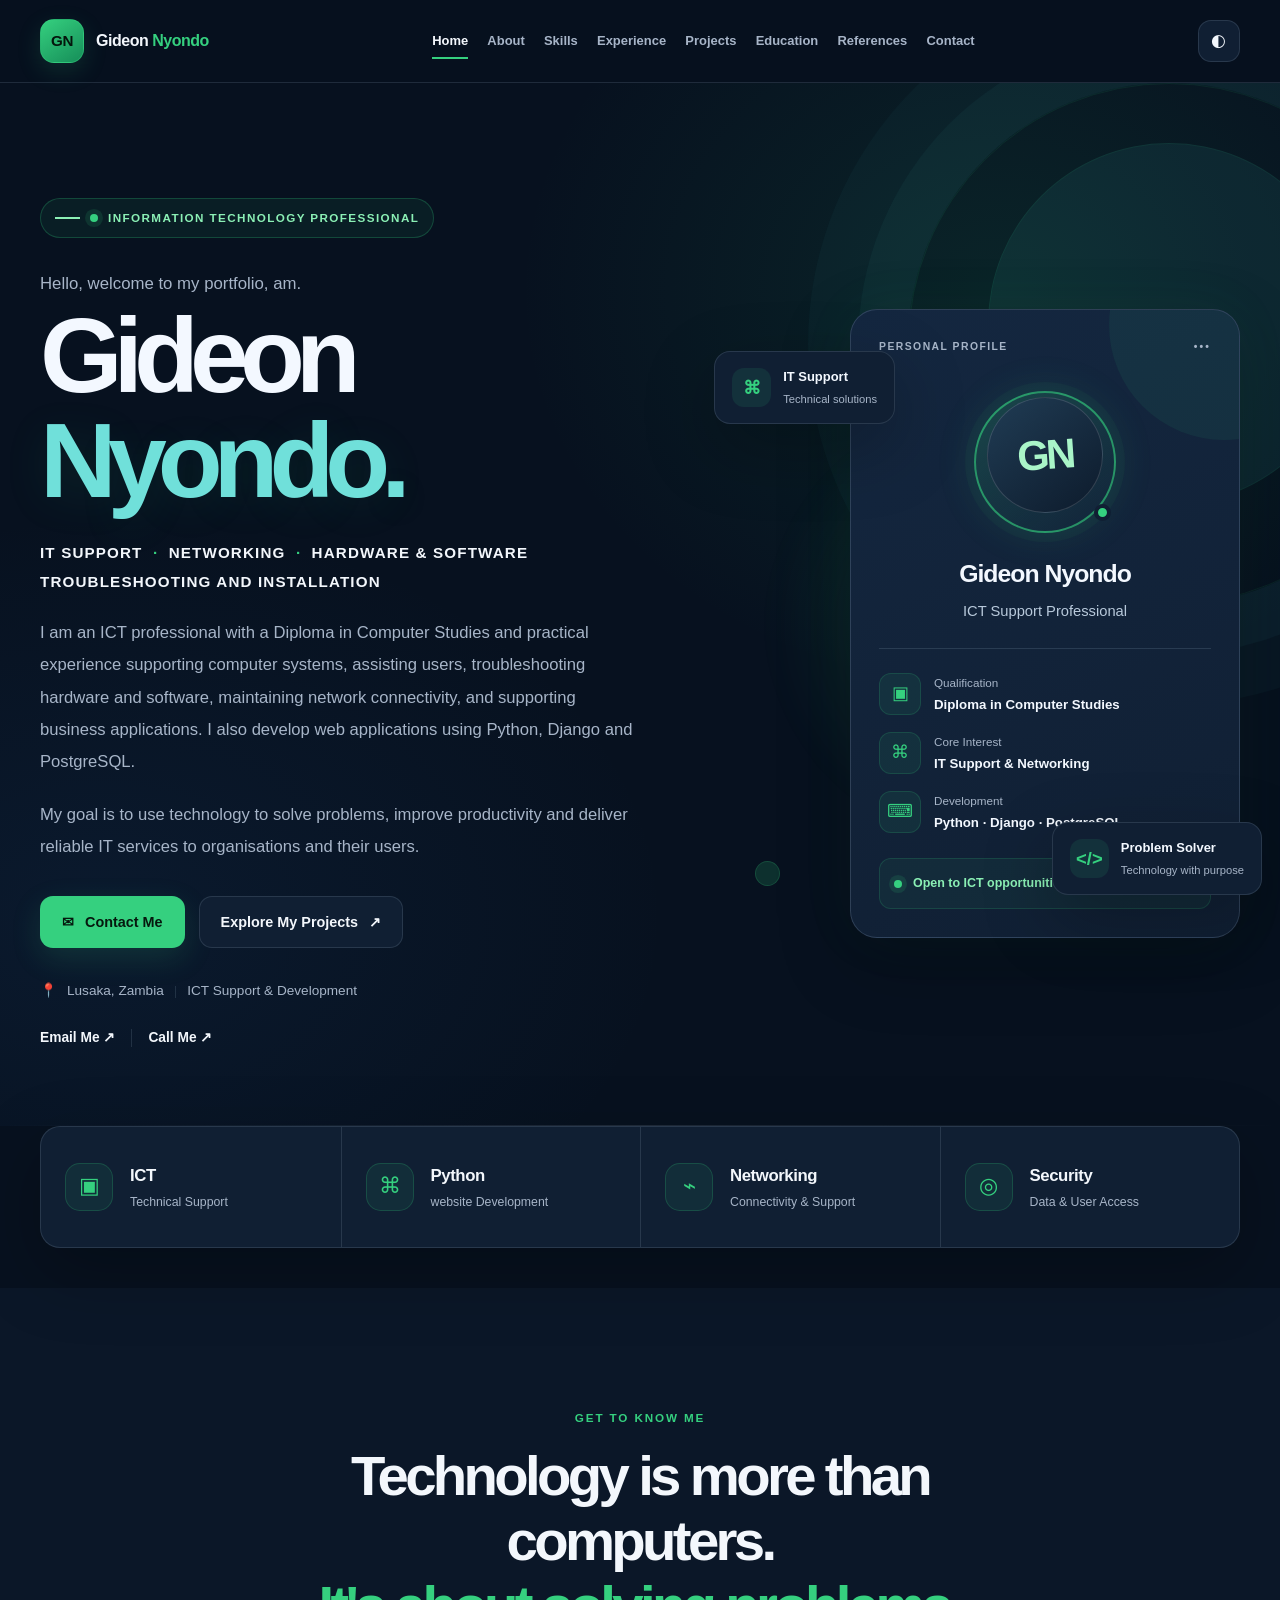
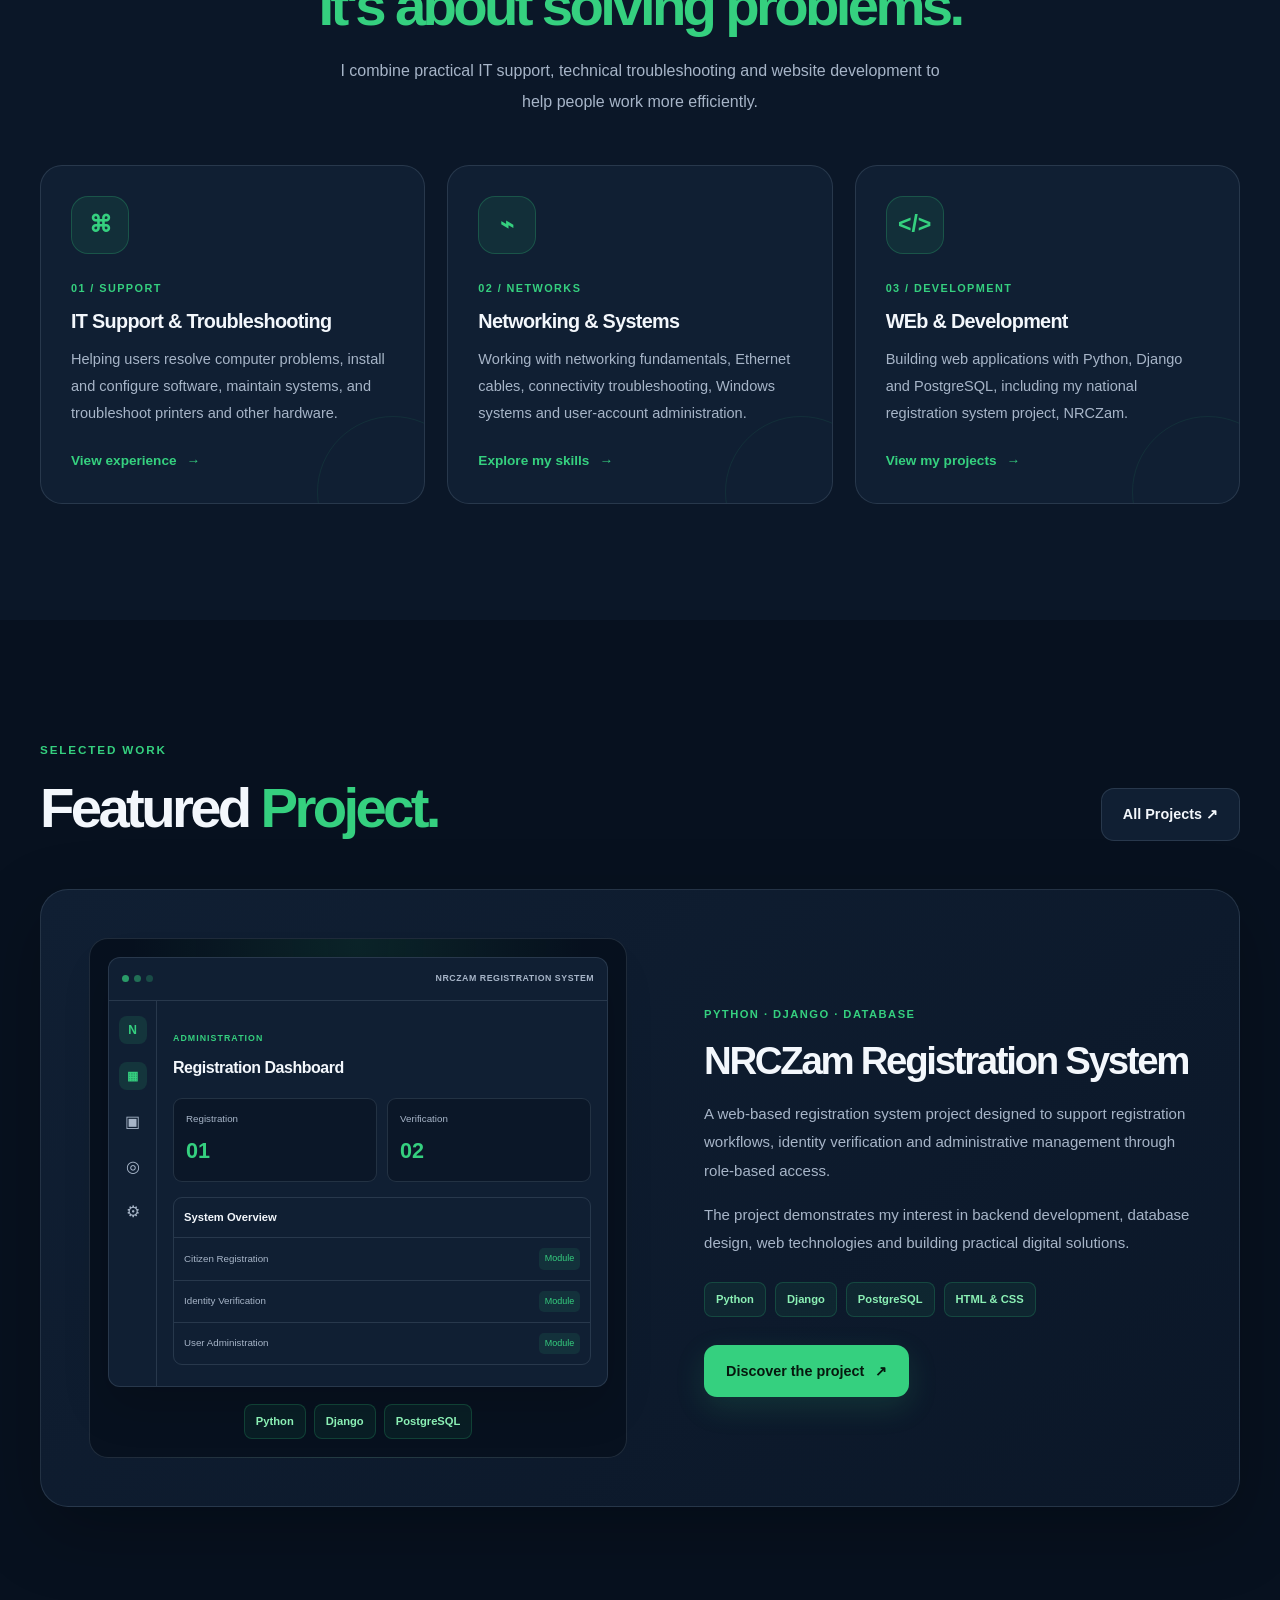
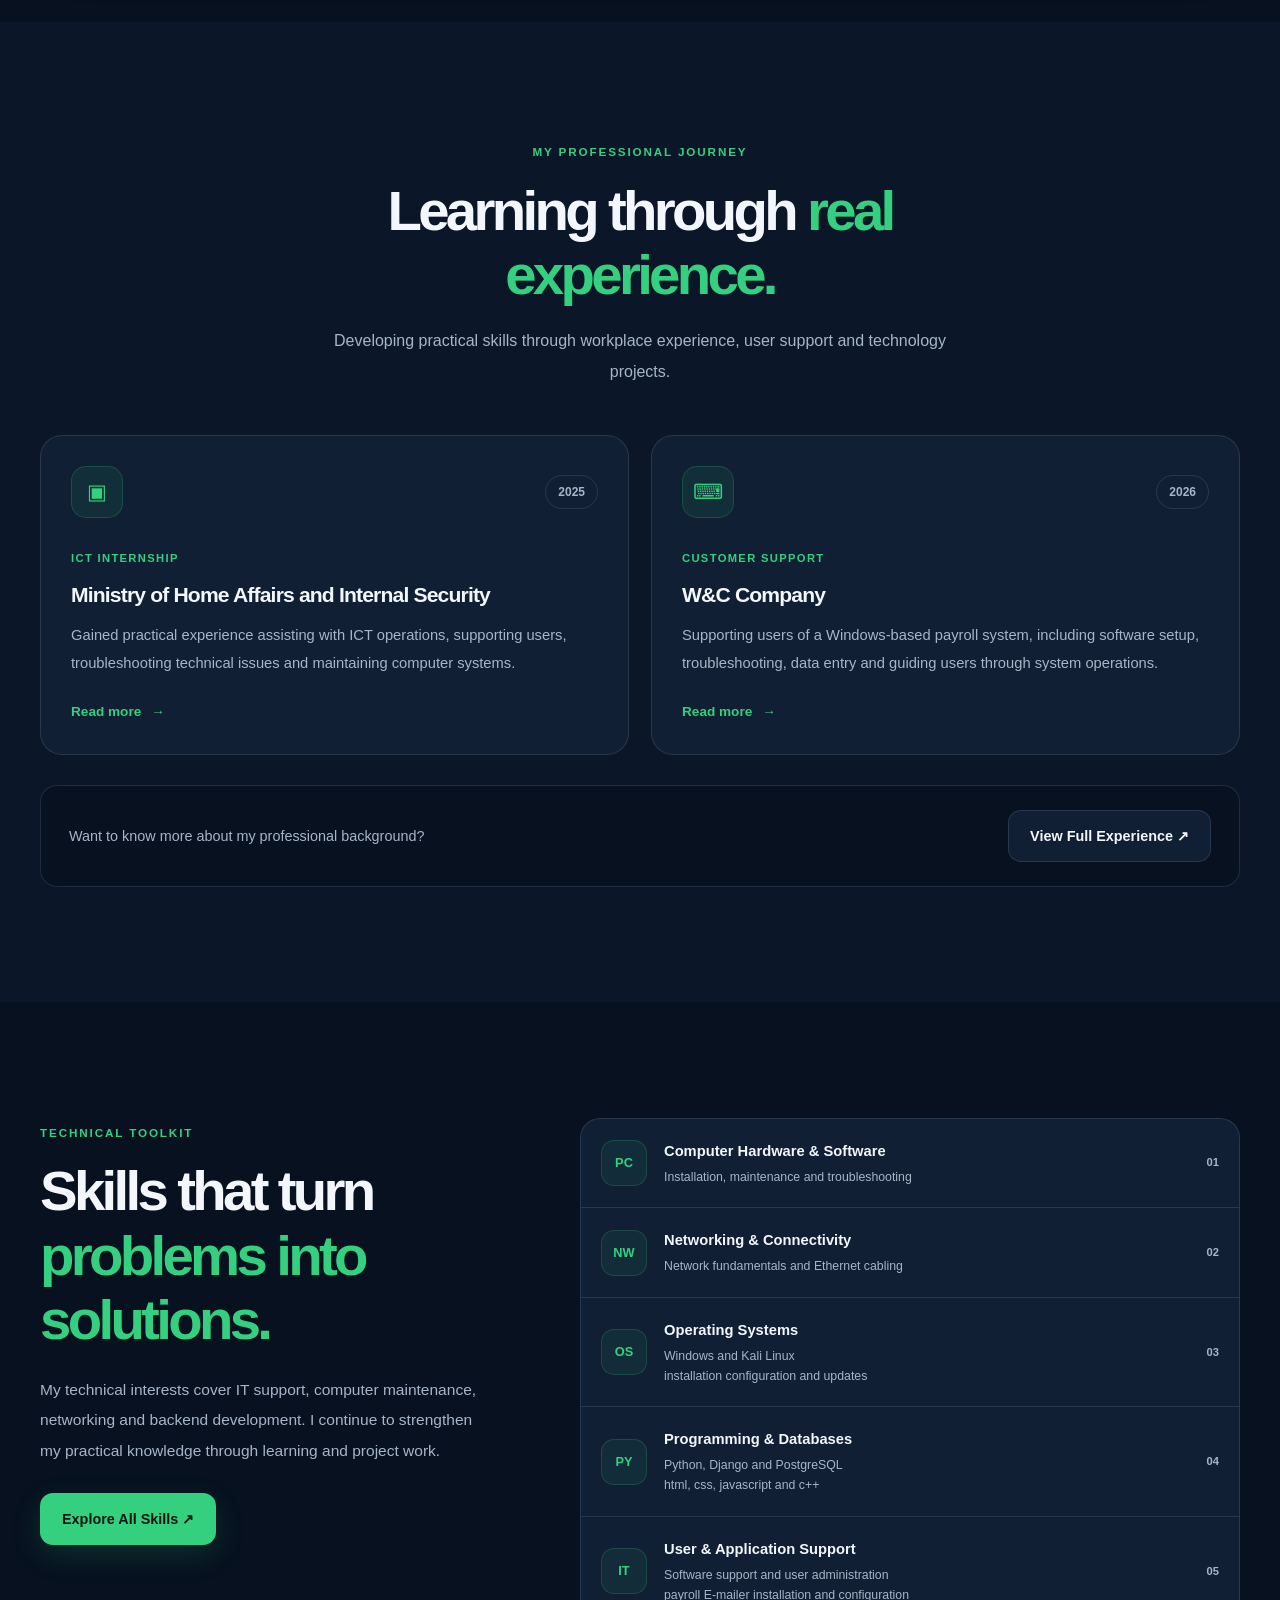
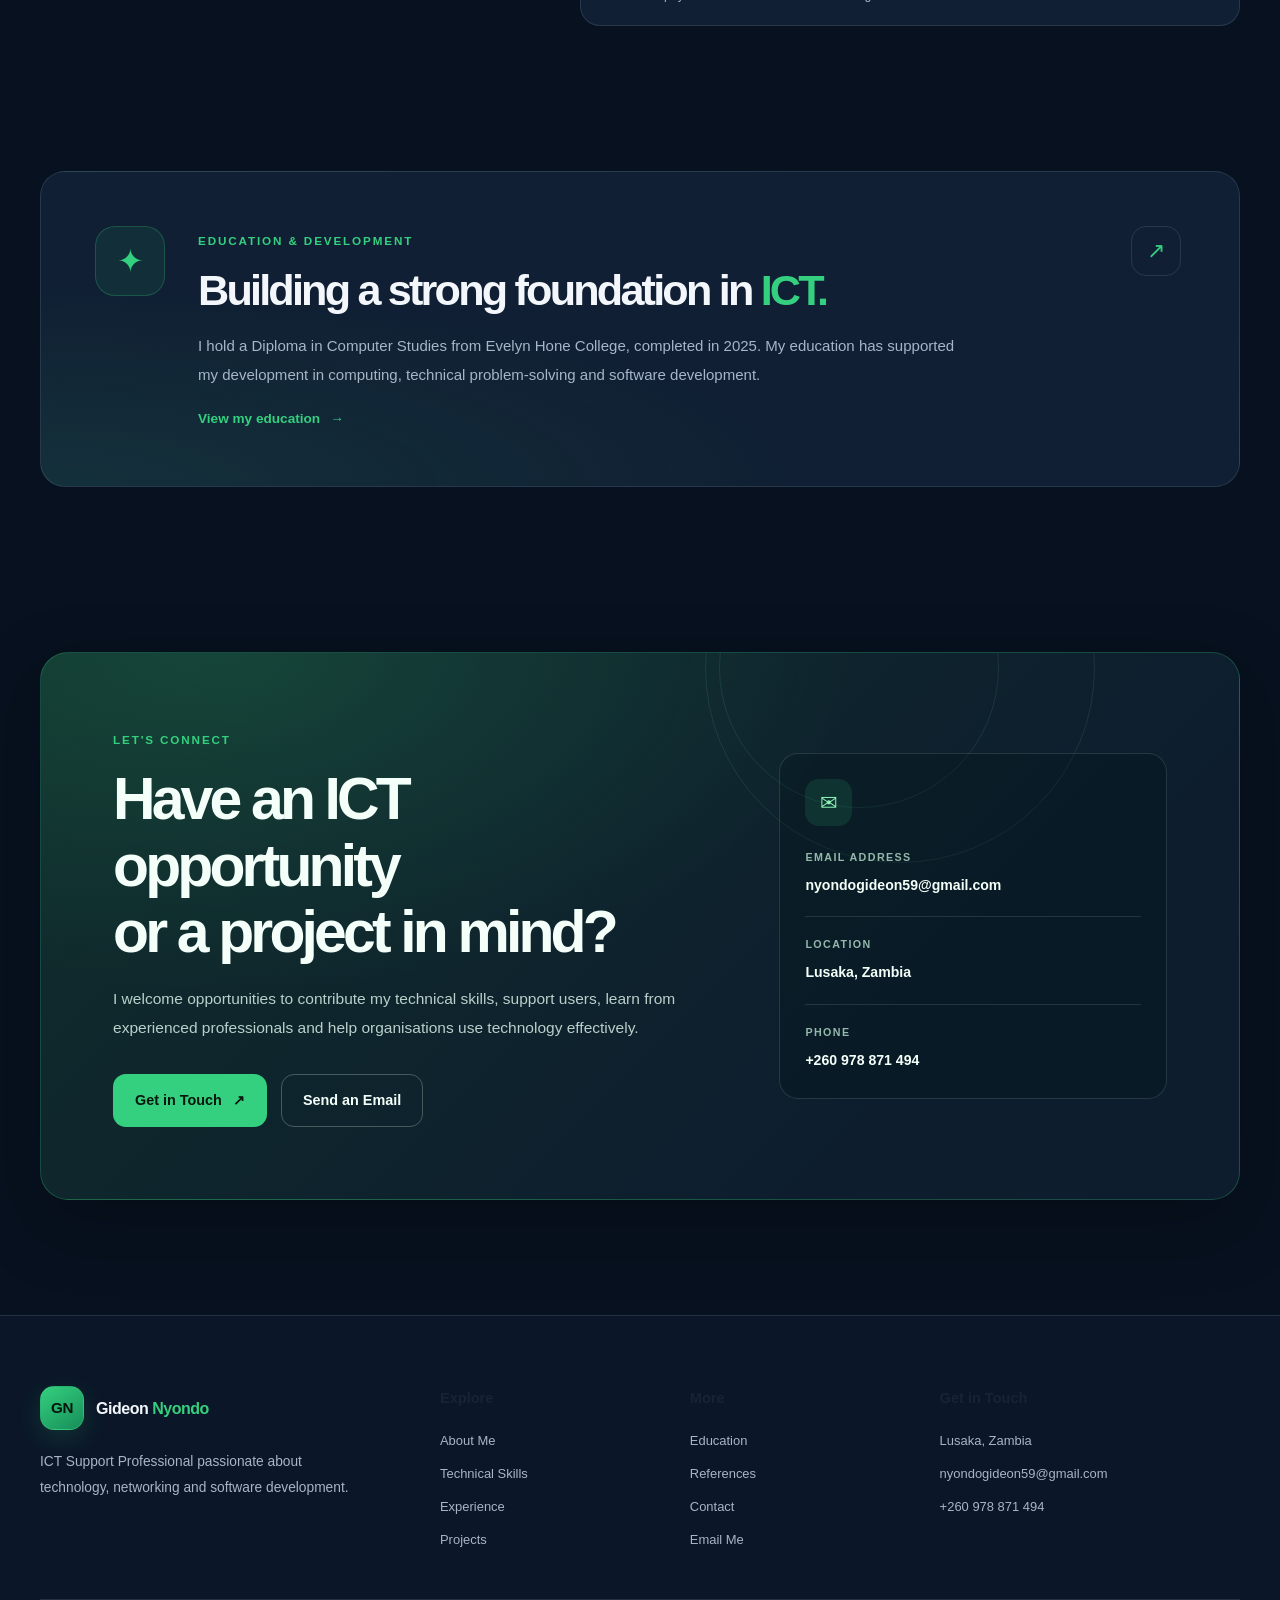
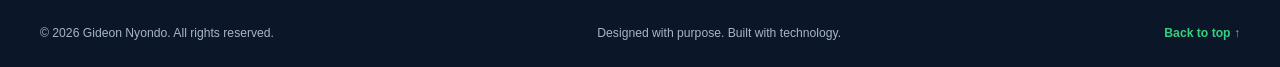
<file: index.html>
<!DOCTYPE html>
<html lang="en">
<head>
  <meta charset="UTF-8">
  <meta name="viewport" content="width=device-width, initial-scale=1.0">

  <meta name="description" content="Gideon Nyondo — ICT Support Professional, Network Technician and Python/Django Developer based in Lusaka, Zambia.">
  <meta name="theme-color" content="#07111f">

  <title>Gideon Nyondo | ICT Support & Technology</title>

  <link rel="stylesheet" href="css/style.css">
  <link rel="stylesheet" href="css/home.css">
</head>

<body>

  <!-- ================= HEADER ================= -->
  <header class="topbar">
    <div class="wrap nav">

      <a class="brand" href="index.html" aria-label="Gideon Nyondo Home">
        <span class="brand-mark">GN</span>
        <span>Gideon <strong>Nyondo</strong></span>
      </a>

      <nav class="nav-links" id="navLinks" aria-label="Main navigation">
        <a class="active" href="index.html">Home</a>
        <a href="about.html">About</a>
        <a href="skills.html">Skills</a>
        <a href="experience.html">Experience</a>
        <a href="projects.html">Projects</a>
        <a href="education.html">Education</a>
        <a href="references.html">References</a>
        <a href="contact.html">Contact</a>
      </nav>

      <div class="nav-actions">
        <button class="icon-btn" id="themeToggle"
                type="button" aria-label="Toggle colour theme">
          ◐
        </button>

        <button class="menu-btn" id="menuToggle"
                type="button" aria-label="Toggle navigation"
                aria-expanded="false">
          ☰
        </button>
      </div>

    </div>
  </header>


  <main>

    <!-- ================= HERO SECTION ================= -->
    <section class="hero">
      <div class="wrap hero-grid">

        <div class="hero-content">

          <div class="eyebrow">
            <span class="status-dot"></span>
            INFORMATION TECHNOLOGY PROFESSIONAL
          </div>

          <p class="hero-intro">Hello, welcome to my portfolio, am.</p>

          <h1>
            Gideon
            <span class="hero-name">Nyondo<span class="accent-dot">.</span></span>
          </h1>

          <div class="hero-role">
            IT SUPPORT 
            <span>·</span> NETWORKING 
            <span>·</span> HARDWARE &amp; SOFTWARE TROUBLESHOOTING AND INSTALLATION
          </div>

          <p class="hero-copy">
            I am an ICT professional with a Diploma in Computer Studies
            and practical experience supporting computer systems, assisting
            users, troubleshooting hardware and software, maintaining
            network connectivity, and supporting business applications.
            I also develop web applications using Python, Django and
            PostgreSQL.
          </p>

          <p class="hero-copy">
            My goal is to use technology to solve problems, improve
            productivity and deliver reliable IT services to organisations
            and their users.
          </p>

          <div class="hero-buttons">
            <a class="btn btn-primary" href="contact.html">
              <span>✉</span> Contact Me
            </a>

            <a class="btn btn-secondary" href="projects.html">
              Explore My Projects <span>↗</span>
            </a>
          </div>

          <div class="hero-location">
            <span>📍</span>
            <span>Lusaka, Zambia</span>
            <span class="location-divider">|</span>
            <span>ICT Support &amp; Development</span>
          </div>

          <div class="hero-socials">
            <a href="mailto:nyondogideon59@gmail.com">
              Email Me ↗
            </a>
            <span class="social-divider"></span>
            <a href="tel:+260978871494">
              Call Me ↗
            </a>
          </div>

        </div>


        <!-- ================= PROFILE PANEL ================= -->
        <aside class="hero-visual">

          <div class="visual-glow"></div>

          <div class="floating-tag tag-top">
            <span class="tag-icon">⌘</span>
            <div>
              <strong>IT Support</strong>
              <small>Technical solutions</small>
            </div>
          </div>

          <div class="profile-card">

            <div class="profile-card-top">
              <span class="profile-label">PERSONAL PROFILE</span>
              <span class="profile-menu">•••</span>
            </div>

            <div class="avatar-wrap">
              <div class="avatar-ring">
                <div class="avatar">
                  <span>GN</span>
                </div>
              </div>

              <span class="avatar-online"></span>
            </div>

            <h2>Gideon Nyondo</h2>

            <p class="profile-title">
              ICT Support Professional
            </p>

            <div class="profile-line"></div>

            <div class="profile-detail">
              <span class="detail-icon">▣</span>
              <div>
                <small>Qualification</small>
                <strong>Diploma in Computer Studies</strong>
              </div>
            </div>

            <div class="profile-detail">
              <span class="detail-icon">⌘</span>
              <div>
                <small>Core Interest</small>
                <strong>IT Support &amp; Networking</strong>
              </div>
            </div>

            <div class="profile-detail">
              <span class="detail-icon">⌨</span>
              <div>
                <small>Development</small>
                <strong>Python · Django · PostgreSQL</strong>
              </div>
            </div>

            <div class="profile-card-footer">
              <span class="status-dot"></span>
              Open to ICT opportunities
            </div>

          </div>

          <div class="floating-tag tag-bottom">
            <span class="code-icon">&lt;/&gt;</span>
            <div>
              <strong>Problem Solver</strong>
              <small>Technology with purpose</small>
            </div>
          </div>

          <div class="decor decor-one"></div>
          <div class="decor decor-two"></div>

        </aside>

      </div>

      <div class="hero-bottom-line"></div>
    </section>


    <!-- ================= STATISTICS ================= -->
    <section class="stats-section">
      <div class="wrap">

        <div class="stats-grid">

          <div class="stat-card">
            <span class="stat-icon">▣</span>
            <div>
              <h3>ICT</h3>
              <p>Technical Support</p>
            </div>
          </div>

          <div class="stat-card">
            <span class="stat-icon">⌘</span>
            <div>
              <h3>Python</h3>
              <p>website Development</p>
            </div>
          </div>

          <div class="stat-card">
            <span class="stat-icon">⌁</span>
            <div>
              <h3>Networking</h3>
              <p>Connectivity &amp; Support</p>
            </div>
          </div>

          <div class="stat-card">
            <span class="stat-icon">◎</span>
            <div>
              <h3>Security</h3>
              <p>Data &amp; User Access</p>
            </div>
          </div>

        </div>

      </div>
    </section>


    <!-- ================= INTRODUCTION ================= -->
    <section class="section intro-section">
      <div class="wrap">

        <div class="section-heading">
          <span class="section-label">GET TO KNOW ME</span>
          <h2>Technology is more than computers.<br>
            <span>It's about solving problems.</span>
          </h2>
          <p>
            I combine practical IT support, technical troubleshooting
            and website development to help people work more efficiently.
          </p>
        </div>

        <div class="intro-grid">

          <article class="info-card">
            <div class="info-card-icon">⌘</div>
            <span class="card-number">01 / SUPPORT</span>
            <h3>IT Support &amp; Troubleshooting</h3>
            <p>
              Helping users resolve computer problems, install and
              configure software, maintain systems, and troubleshoot
              printers and other hardware.
            </p>
            <a href="experience.html" class="text-link">
              View experience <span>→</span>
            </a>
          </article>

          <article class="info-card">
            <div class="info-card-icon">⌁</div>
            <span class="card-number">02 / NETWORKS</span>
            <h3>Networking &amp; Systems</h3>
            <p>
              Working with networking fundamentals, Ethernet cables,
              connectivity troubleshooting, Windows systems and
              user-account administration.
            </p>
            <a href="skills.html" class="text-link">
              Explore my skills <span>→</span>
            </a>
          </article>

          <article class="info-card">
            <div class="info-card-icon">&lt;/&gt;</div>
            <span class="card-number">03 / DEVELOPMENT</span>
            <h3>WEb &amp; Development</h3>
            <p>
              Building web applications with Python, Django and
              PostgreSQL, including my national registration
              system project, NRCZam.
            </p>
            <a href="projects.html" class="text-link">
              View my projects <span>→</span>
            </a>
          </article>

        </div>

      </div>
    </section>


    <!-- ================= FEATURED PROJECT ================= -->
    <section class="section project-section">
      <div class="wrap">

        <div class="section-heading section-heading-row">
          <div>
            <span class="section-label">SELECTED WORK</span>
            <h2>Featured <span>Project.</span></h2>
          </div>

          <a href="projects.html" class="btn btn-secondary">
            All Projects ↗
          </a>
        </div>

        <article class="featured-project">

          <div class="project-preview">
            <div class="preview-window">

              <div class="preview-topbar">
                <div class="preview-dots">
                  <i></i><i></i><i></i>
                </div>
                <span>NRCZAM REGISTRATION SYSTEM</span>
              </div>

              <div class="preview-content">

                <div class="preview-sidebar">
                  <div class="preview-logo">N</div>
                  <span class="sidebar-active">▦</span>
                  <span>▣</span>
                  <span>◎</span>
                  <span>⚙</span>
                </div>

                <div class="preview-dashboard">

                  <span class="preview-greeting">ADMINISTRATION</span>
                  <h4>Registration Dashboard</h4>

                  <div class="preview-cards">
                    <div>
                      <span>Registration</span>
                      <strong>01</strong>
                    </div>
                    <div>
                      <span>Verification</span>
                      <strong>02</strong>
                    </div>
                  </div>

                  <div class="preview-table">
                    <div class="preview-table-heading">
                      System Overview
                    </div>
                    <div class="preview-table-row">
                      <span>Citizen Registration</span>
                      <span class="preview-badge">Module</span>
                    </div>
                    <div class="preview-table-row">
                      <span>Identity Verification</span>
                      <span class="preview-badge">Module</span>
                    </div>
                    <div class="preview-table-row">
                      <span>User Administration</span>
                      <span class="preview-badge">Module</span>
                    </div>
                  </div>

                </div>

              </div>

            </div>

            <div class="project-tech-float">
              <span>Python</span>
              <span>Django</span>
              <span>PostgreSQL</span>
            </div>
          </div>

          <div class="project-description">

            <span class="project-category">
              PYTHON · DJANGO · DATABASE
            </span>

            <h3>NRCZam Registration System</h3>

            <p>
              A web-based registration system project designed to
              support registration workflows, identity verification
              and administrative management through role-based access.
            </p>

            <p>
              The project demonstrates my interest in backend
              development, database design, web technologies and
              building practical digital solutions.
            </p>

            <div class="project-tags">
              <span>Python</span>
              <span>Django</span>
              <span>PostgreSQL</span>
              <span>HTML &amp; CSS</span>
            </div>

            <a href="projects.html" class="btn btn-primary">
              Discover the project <span>↗</span>
            </a>

          </div>

        </article>

      </div>
    </section>


    <!-- ================= EXPERIENCE ================= -->
    <section class="section experience-section">
      <div class="wrap">

        <div class="section-heading">
          <span class="section-label">MY PROFESSIONAL JOURNEY</span>
          <h2>Learning through <span>real experience.</span></h2>
          <p>
            Developing practical skills through workplace experience,
            user support and technology projects.
          </p>
        </div>

        <div class="experience-grid">

          <article class="experience-card">
            <div class="experience-top">
              <span class="experience-icon">▣</span>
              <span class="experience-period">2025</span>
            </div>

            <span class="experience-type">ICT INTERNSHIP</span>
            <h3>Ministry of Home Affairs and Internal Security</h3>

            <p>
              Gained practical experience assisting with ICT operations,
              supporting users, troubleshooting technical issues
              and maintaining computer systems.
            </p>

            <a href="experience.html" class="text-link">
              Read more <span>→</span>
            </a>
          </article>

          <article class="experience-card">
            <div class="experience-top">
              <span class="experience-icon">⌨</span>
              <span class="experience-period">2026</span>
            </div>

            <span class="experience-type">CUSTOMER SUPPORT</span>
            <h3>W&amp;C Company</h3>

            <p>
              Supporting users of a Windows-based payroll system,
              including software setup, troubleshooting, data entry
              and guiding users through system operations.
            </p>

            <a href="experience.html" class="text-link">
              Read more <span>→</span>
            </a>
          </article>

        </div>

        <div class="experience-cta">
          <p>Want to know more about my professional background?</p>
          <a href="experience.html" class="btn btn-secondary">
            View Full Experience ↗
          </a>
        </div>

      </div>
    </section>


    <!-- ================= SKILLS ================= -->
    <section class="section skills-section">
      <div class="wrap skills-grid">

        <div class="skills-content">
          <span class="section-label">TECHNICAL TOOLKIT</span>

          <h2>Skills that turn<br>
            <span>problems into solutions.</span>
          </h2>

          <p>
            My technical interests cover IT support, computer
            maintenance, networking and backend development.
            I continue to strengthen my practical knowledge
            through learning and project work.
          </p>

          <a href="skills.html" class="btn btn-primary">
            Explore All Skills ↗
          </a>
        </div>

        <div class="skills-list">

          <div class="skill-item">
            <div class="skill-symbol">PC</div>
            <div>
              <h3>Computer Hardware &amp; Software</h3>
              <p>Installation, maintenance and troubleshooting</p>
            </div>
            <span>01</span>
          </div>

          <div class="skill-item">
            <div class="skill-symbol">NW</div>
            <div>
              <h3>Networking &amp; Connectivity</h3>
              <p>Network fundamentals and Ethernet cabling</p>
            </div>
            <span>02</span>
          </div>

          <div class="skill-item">
            <div class="skill-symbol">OS</div>
            <div>
              <h3>Operating Systems</h3>
              <p>Windows and Kali Linux
              <br>installation configuration and updates 
              </p>

            </div>
            <span>03</span>
          </div>

          <div class="skill-item">
            <div class="skill-symbol">PY</div>
            <div>
              <h3>Programming &amp; Databases</h3>
              <p>Python, Django and PostgreSQL
              <br>html, css, javascript and c++
              </p>

            </div>
            <span>04</span>
          </div>

          <div class="skill-item">
            <div class="skill-symbol">IT</div>
            <div>
              <h3>User &amp; Application Support</h3>
              <p>Software support and user administration 
              <br>payroll E-mailer installation and configuration
              </p>

            </div>
            <span>05</span>
          </div>

        </div>

      </div>
    </section>


    <!-- ================= EDUCATION ================= -->
    <section class="section education-section">
      <div class="wrap">

        <div class="education-panel">

          <div class="education-icon">✦</div>

          <div class="education-content">
            <span class="section-label">EDUCATION &amp; DEVELOPMENT</span>
            <h2>Building a strong foundation in <span>ICT.</span></h2>

            <p>
              I hold a Diploma in Computer Studies from Evelyn Hone
              College, completed in 2025. My education has supported
              my development in computing, technical problem-solving
              and software development.
            </p>

            <a href="education.html" class="text-link">
              View my education <span>→</span>
            </a>
          </div>

          <a href="education.html" class="education-arrow"
             aria-label="View education">
            ↗
          </a>

        </div>

      </div>
    </section>


    <!-- ================= CONTACT CTA ================= -->
    <section class="section contact-section">
      <div class="wrap">

        <div class="contact-panel">

          <div class="contact-decoration decoration-a"></div>
          <div class="contact-decoration decoration-b"></div>

          <div class="contact-content">
            <span class="section-label">LET'S CONNECT</span>

            <h2>Have an ICT opportunity<br>
              or a project in mind?</h2>

            <p>
              I welcome opportunities to contribute my technical
              skills, support users, learn from experienced
              professionals and help organisations use technology
              effectively.
            </p>

            <div class="contact-buttons">
              <a href="contact.html" class="btn btn-light">
                Get in Touch <span>↗</span>
              </a>

              <a href="mailto:nyondogideon59@gmail.com"
                 class="btn btn-outline-light">
                Send an Email
              </a>
            </div>
          </div>

          <div class="contact-side">
            <span class="contact-side-icon">✉</span>
            <span class="contact-side-label">EMAIL ADDRESS</span>
            <a href="mailto:nyondogideon59@gmail.com">
              nyondogideon59@gmail.com
            </a>

            <div class="contact-side-divider"></div>

            <span class="contact-side-label">LOCATION</span>
            <strong>Lusaka, Zambia</strong>

            <div class="contact-side-divider"></div>

            <span class="contact-side-label">PHONE</span>
            <a href="tel:+260978871494">+260 978 871 494</a>
          </div>

        </div>

      </div>
    </section>

  </main>


  <!-- ================= FOOTER ================= -->
  <footer class="footer">
    <div class="wrap">

      <div class="footer-main">

        <div class="footer-brand">
          <a class="brand" href="index.html">
            <span class="brand-mark">GN</span>
            <span>Gideon <strong>Nyondo</strong></span>
          </a>

          <p>
            ICT Support Professional passionate about technology,
            networking and software development.
          </p>
        </div>

        <div class="footer-links">
          <h3>Explore</h3>
          <a href="about.html">About Me</a>
          <a href="skills.html">Technical Skills</a>
          <a href="experience.html">Experience</a>
          <a href="projects.html">Projects</a>
        </div>

        <div class="footer-links">
          <h3>More</h3>
          <a href="education.html">Education</a>
          <a href="references.html">References</a>
          <a href="contact.html">Contact</a>
          <a href="mailto:nyondogideon59@gmail.com">Email Me</a>
        </div>

        <div class="footer-contact">
          <h3>Get in Touch</h3>
          <p>Lusaka, Zambia</p>
          <a href="mailto:nyondogideon59@gmail.com">
            nyondogideon59@gmail.com
          </a>
          <a href="tel:+260978871494">
            +260 978 871 494
          </a>
        </div>

      </div>

      <div class="footer-bottom">
        <p>
          © <span id="year"></span> Gideon Nyondo.
          All rights reserved.
        </p>

        <p>Designed with purpose. Built with technology.</p>

        <a href="#top" onclick="window.scrollTo({top: 0, behavior: 'smooth'}); return false;">
          Back to top ↑
        </a>
      </div>

    </div>
  </footer>


  <script src="script.js"></script>

  <script>
    const yearElement = document.getElementById("year");

    if (yearElement) {
      yearElement.textContent = new Date().getFullYear();
    }
  </script>

</body>
</html>
</file>
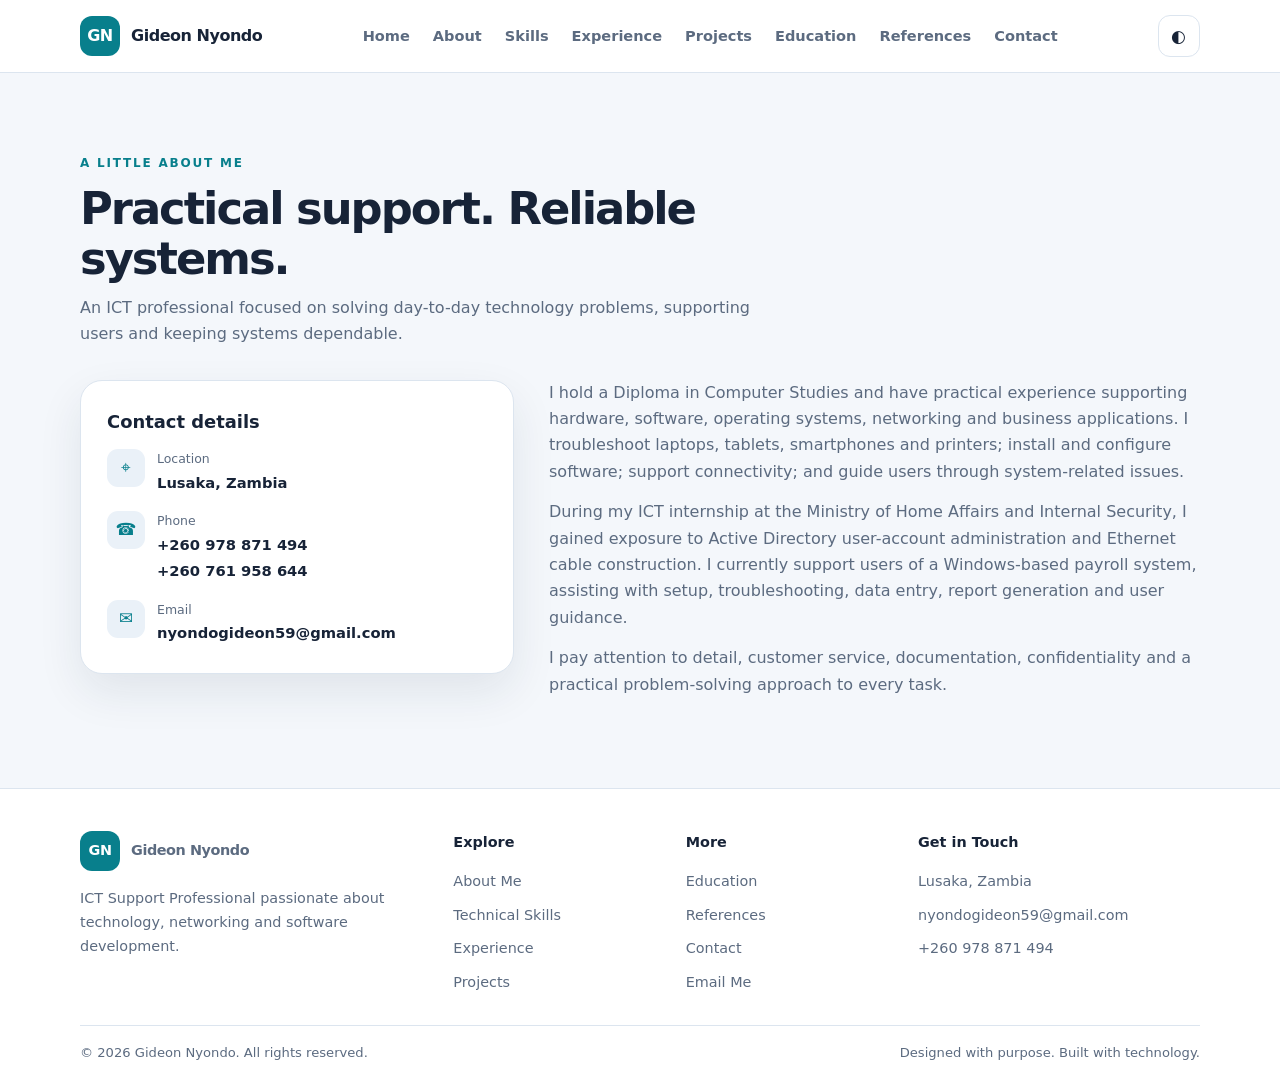
<file: about.html>
<!DOCTYPE html>
<html lang="en">
<head>
  <meta charset="UTF-8">
  <meta name="viewport" content="width=device-width, initial-scale=1.0">
  <title>Gideon Nyondo | Home</title>
  <link rel="stylesheet" href="css/style.css">
</head>
<body>
  <header class="topbar">
    <div class="wrap nav">
      <a class="brand" href="index.html"><span class="brand-mark">GN</span><span>Gideon Nyondo</span></a>
      <nav class="nav-links" id="navLinks">
        <a href="index.html">Home</a><a href="about.html">About</a>
        <a href="skills.html">Skills</a><a href="experience.html">Experience</a>
        <a href="projects.html">Projects</a><a href="education.html">Education</a>
        <a href="references.html">References</a><a href="contact.html">Contact</a>
      </nav>
      <div class="nav-actions"><button class="icon-btn" id="themeToggle">◐</button><button class="menu-btn" id="menuToggle">☰</button></div>
    </div>
  </header>

  <main>
    <section class="content-section">
      <div class="wrap">
        <div class="section-head">
          <span class="kicker">A little about me</span>
          <h2 class="section-title">Practical support. Reliable systems.</h2>
          <p class="section-intro">An ICT professional focused on solving day-to-day technology problems, supporting users and keeping systems dependable.</p>
        </div>

        <div class="about-grid">
          <div class="about-panel">
            <h3>Contact details</h3>
            <div class="contact-list">
              <div class="contact-row"><span class="contact-icon">⌖</span><div><small>Location</small><strong>Lusaka, Zambia</strong></div></div>
              <div class="contact-row"><span class="contact-icon">☎</span><div><small>Phone</small><strong><a href="tel:+260978871494">+260 978 871 494</a><br><a href="tel:+260761958644">+260 761 958 644</a></strong></div></div>
              <div class="contact-row"><span class="contact-icon">✉</span><div><small>Email</small><strong><a href="mailto:nyondogideon59@gmail.com">nyondogideon59@gmail.com</a></strong></div></div>
            </div>
          </div>

          <div>
            <p class="about-text">I hold a Diploma in Computer Studies and have practical experience supporting hardware, software, operating systems, networking and business applications. I troubleshoot laptops, tablets, smartphones and printers; install and configure software; support connectivity; and guide users through system-related issues.</p>
            <p class="about-text">During my ICT internship at the Ministry of Home Affairs and Internal Security, I gained exposure to Active Directory user-account administration and Ethernet cable construction. I currently support users of a Windows-based payroll system, assisting with setup, troubleshooting, data entry, report generation and user guidance.</p>
            <p class="about-text">I pay attention to detail, customer service, documentation, confidentiality and a practical problem-solving approach to every task.</p>
          </div>
        </div>
      </div>
    </section>
  </main>

  <footer class="footer">
    <div class="wrap">
      <div class="footer-main">
        <div class="footer-brand">
          <a class="brand" href="index.html" aria-label="Gideon Nyondo Home">
            <span class="brand-mark">GN</span>
            <span>Gideon <strong>Nyondo</strong></span>
          </a>
          <p>ICT Support Professional passionate about technology, networking and software development.</p>
        </div>
        <div class="footer-links">
          <h3>Explore</h3>
          <a href="about.html">About Me</a>
          <a href="skills.html">Technical Skills</a>
          <a href="experience.html">Experience</a>
          <a href="projects.html">Projects</a>
        </div>
        <div class="footer-links">
          <h3>More</h3>
          <a href="education.html">Education</a>
          <a href="references.html">References</a>
          <a href="contact.html">Contact</a>
          <a href="mailto:nyondogideon59@gmail.com">Email Me</a>
        </div>
        <div class="footer-contact">
          <h3>Get in Touch</h3>
          <p>Lusaka, Zambia</p>
          <a href="mailto:nyondogideon59@gmail.com">nyondogideon59@gmail.com</a>
          <a href="tel:+260978871494">+260 978 871 494</a>
        </div>
      </div>
      <div class="footer-bottom">
        <p>© <span id="year"></span> Gideon Nyondo. All rights reserved.</p>
        <p>Designed with purpose. Built with technology.</p>
      </div>
    </div>
  </footer>
  
  <script src="script.js"></script>
</body>
</html>
</file>
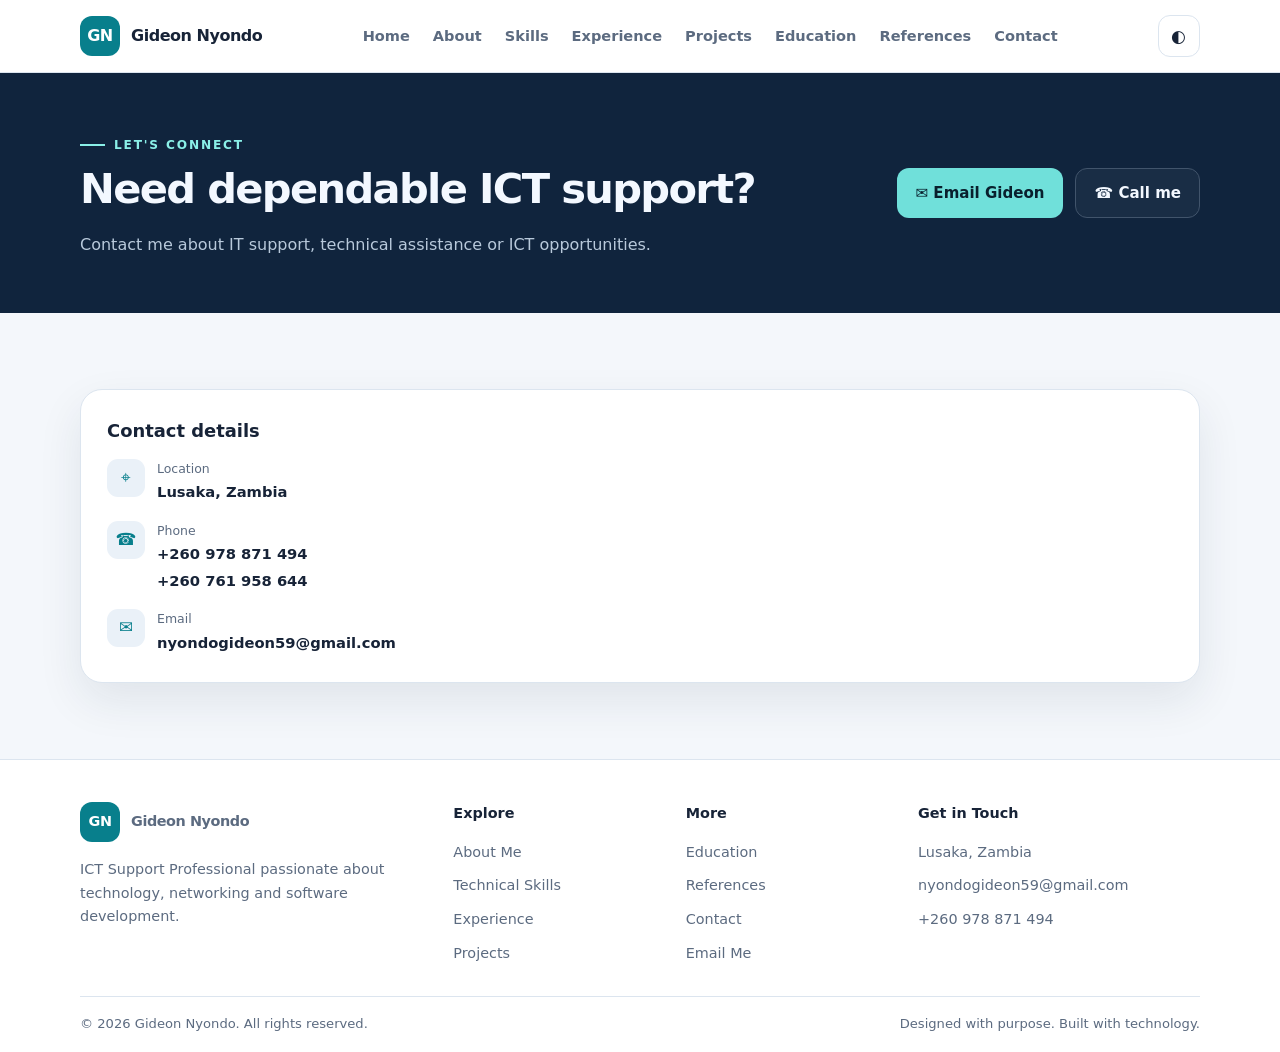
<file: contact.html>
<!DOCTYPE html>
<html lang="en">
<head>
  <meta charset="UTF-8">
  <meta name="viewport" content="width=device-width, initial-scale=1.0">
  <title>Gideon Nyondo | Home</title>
  <link rel="stylesheet" href="css/style.css">
</head>
<body>
  <header class="topbar"><div class="wrap nav">
    <a class="brand" href="index.html"><span class="brand-mark">GN</span><span>Gideon Nyondo</span></a>
    <nav class="nav-links" id="navLinks">
      <a href="index.html">Home</a><a href="about.html">About</a><a href="skills.html">Skills</a><a href="experience.html">Experience</a><a href="projects.html">Projects</a><a href="education.html">Education</a><a href="references.html">References</a><a href="contact.html">Contact</a>
    </nav>
    <div class="nav-actions"><button class="icon-btn" id="themeToggle">◐</button><button class="menu-btn" id="menuToggle">☰</button></div>
  </div></header>

  <main>
    <section class="cta">
      <div class="wrap cta-inner">
        <div>
          <span class="eyebrow">Let's connect</span>
          <h2>Need dependable ICT support?</h2>
          <p>Contact me about IT support, technical assistance or ICT opportunities.</p>
        </div>
        <div class="hero-buttons">
          <a class="btn btn-primary" href="mailto:nyondogideon59@gmail.com?subject=ICT%20Opportunity%20-%20Gideon%20Nyondo">✉ Email Gideon</a>
          <a class="btn btn-secondary" href="tel:+260978871494">☎ Call me</a>
        </div>
      </div>
    </section>

    <section class="content-section">
      <div class="wrap">
        <div class="about-panel">
          <h3>Contact details</h3>
          <div class="contact-list">
            <div class="contact-row"><span class="contact-icon">⌖</span><div><small>Location</small><strong>Lusaka, Zambia</strong></div></div>
            <div class="contact-row"><span class="contact-icon">☎</span><div><small>Phone</small><strong><a href="tel:+260978871494">+260 978 871 494</a><br><a href="tel:+260761958644">+260 761 958 644</a></strong></div></div>
            <div class="contact-row"><span class="contact-icon">✉</span><div><small>Email</small><strong><a href="mailto:nyondogideon59@gmail.com">nyondogideon59@gmail.com</a></strong></div></div>
          </div>
        </div>
      </div>
    </section>
  </main>

  <footer class="footer">
    <div class="wrap">
      <div class="footer-main">
        <div class="footer-brand">
          <a class="brand" href="index.html" aria-label="Gideon Nyondo Home">
            <span class="brand-mark">GN</span>
            <span>Gideon <strong>Nyondo</strong></span>
          </a>
          <p>ICT Support Professional passionate about technology, networking and software development.</p>
        </div>
        <div class="footer-links">
          <h3>Explore</h3>
          <a href="about.html">About Me</a>
          <a href="skills.html">Technical Skills</a>
          <a href="experience.html">Experience</a>
          <a href="projects.html">Projects</a>
        </div>
        <div class="footer-links">
          <h3>More</h3>
          <a href="education.html">Education</a>
          <a href="references.html">References</a>
          <a href="contact.html">Contact</a>
          <a href="mailto:nyondogideon59@gmail.com">Email Me</a>
        </div>
        <div class="footer-contact">
          <h3>Get in Touch</h3>
          <p>Lusaka, Zambia</p>
          <a href="mailto:nyondogideon59@gmail.com">nyondogideon59@gmail.com</a>
          <a href="tel:+260978871494">+260 978 871 494</a>
        </div>
      </div>
      <div class="footer-bottom">
        <p>© <span id="year"></span> Gideon Nyondo. All rights reserved.</p>
        <p>Designed with purpose. Built with technology.</p>
      </div>
    </div>
  </footer>
  
  <script src="script.js"></script>
</body>
</html>
</file>
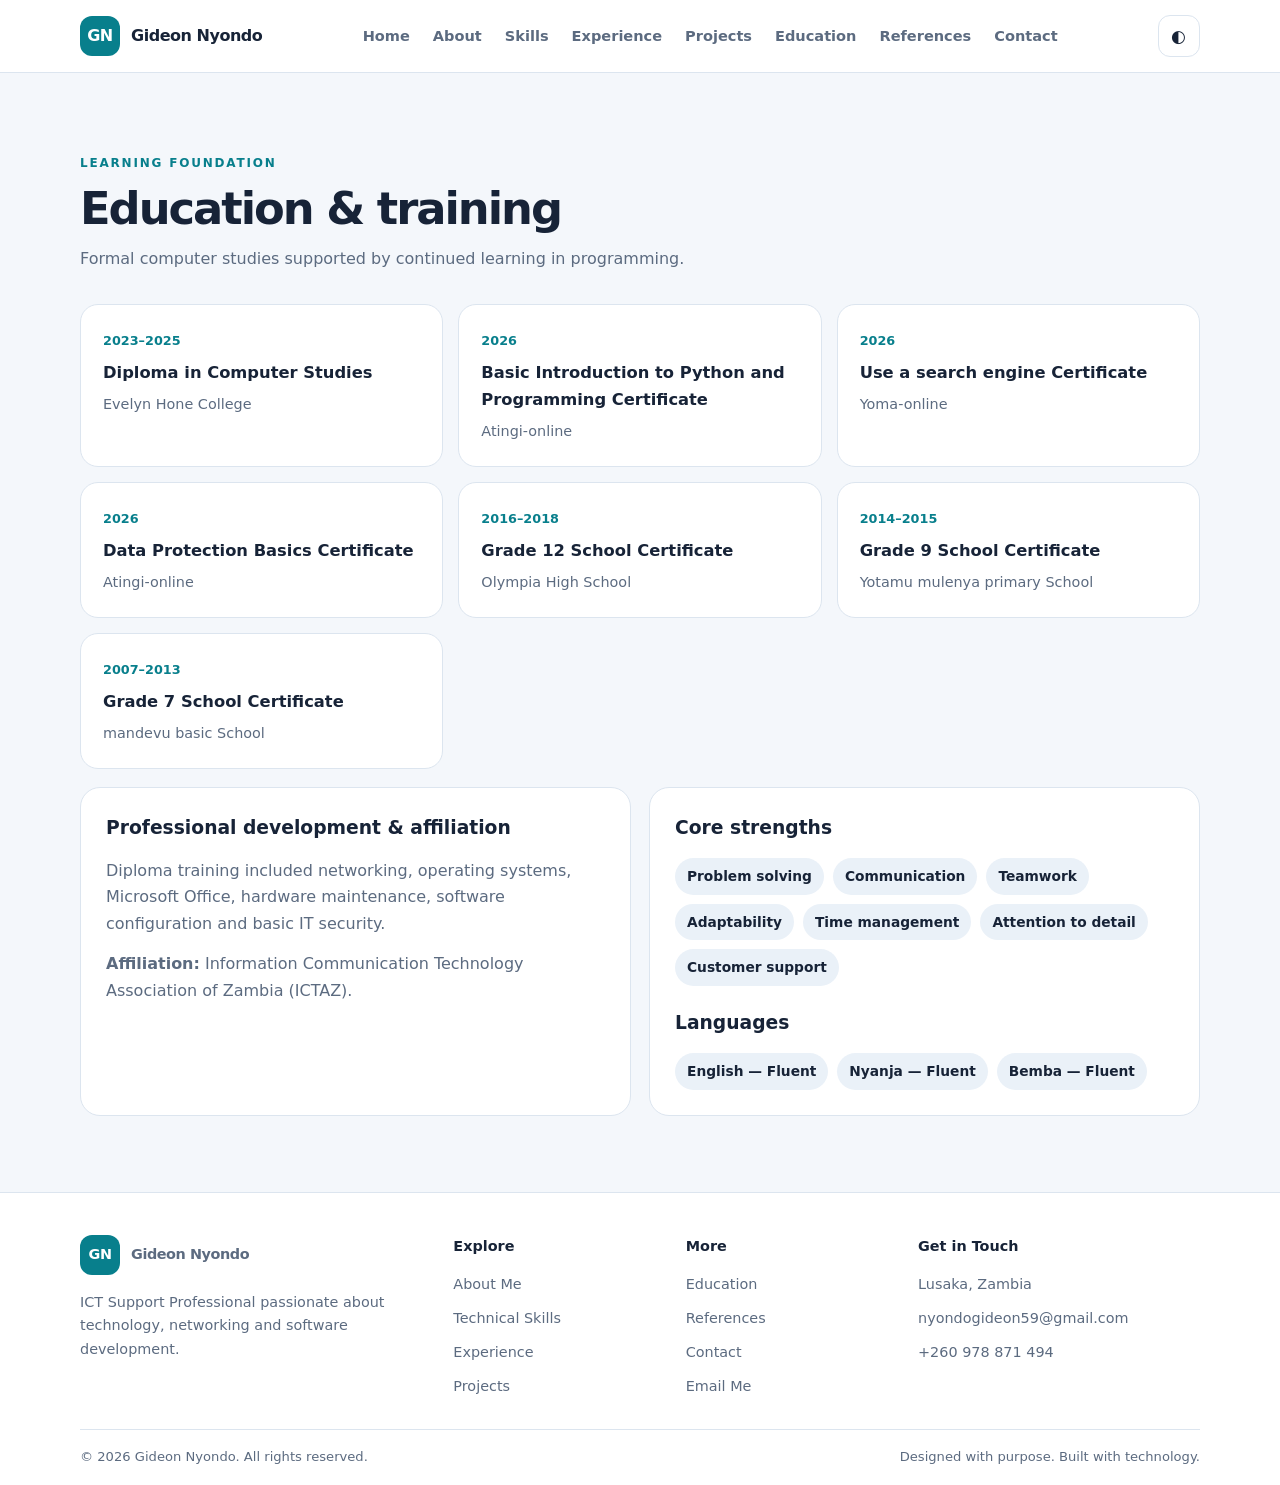
<file: education.html>
<!DOCTYPE html>
<html lang="en">
<head>
  <meta charset="UTF-8">
  <meta name="viewport" content="width=device-width, initial-scale=1.0">
  <title>Gideon Nyondo | Home</title>
  <link rel="stylesheet" href="css/style.css">
</head>
<body>
  <header class="topbar"><div class="wrap nav">
    <a class="brand" href="index.html"><span class="brand-mark">GN</span><span>Gideon Nyondo</span></a>
    <nav class="nav-links" id="navLinks">
      <a href="index.html">Home</a><a href="about.html">About</a><a href="skills.html">Skills</a><a href="experience.html">Experience</a><a href="projects.html">Projects</a><a href="education.html">Education</a><a href="references.html">References</a><a href="contact.html">Contact</a>
    </nav>
    <div class="nav-actions"><button class="icon-btn" id="themeToggle">◐</button><button class="menu-btn" id="menuToggle">☰</button></div>
  </div></header>

  <main>
    <section class="content-section">
      <div class="wrap">
        <div class="section-head">
          <span class="kicker">Learning foundation</span>
          <h2 class="section-title">Education &amp; training</h2>
          <p class="section-intro">Formal computer studies supported by continued learning in programming.</p>
        </div>
        <div class="education-grid">
          <article class="education-card"><span class="year">2023–2025</span><h3>Diploma in Computer Studies</h3><p>Evelyn Hone College  </p></article>
          <article class="education-card"><span class="year">2026</span><h3>Basic Introduction to Python and Programming Certificate</h3><p>Atingi-online </p></article>
          <article class="education-card"><span class="year">2026</span><h3>Use a search engine Certificate</h3><p>Yoma-online </p></article>
          <article class="education-card"><span class="year">2026</span><h3>Data Protection Basics Certificate</h3><p>Atingi-online  </p></article>
          <article class="education-card"><span class="year">2016–2018</span><h3>Grade 12 School Certificate</h3><p>Olympia High School  </p></article>
          <article class="education-card"><span class="year">2014–2015</span><h3>Grade 9 School Certificate</h3><p>Yotamu mulenya primary School  </p></article>
          <article class="education-card"><span class="year">2007–2013</span><h3>Grade 7 School Certificate</h3><p>mandevu basic School   </p></article>
      
        </div>
            
        <div class="bottom-grid" style="margin-top:18px">
          <div class="info-card">
            <h3>Professional development &amp; affiliation</h3>
            <p class="about-text">Diploma training included networking, operating systems, Microsoft Office, hardware maintenance, software configuration and basic IT security.</p>
            <p class="about-text"><strong>Affiliation:</strong> Information Communication Technology Association of Zambia (ICTAZ).</p>
          </div>
          <div class="info-card">
            <h3>Core strengths</h3>
            <div class="pills">
              <span class="pill">Problem solving</span><span class="pill">Communication</span><span class="pill">Teamwork</span><span class="pill">Adaptability</span><span class="pill">Time management</span><span class="pill">Attention to detail</span><span class="pill">Customer support</span>
            </div>
            <h3 style="margin-top:22px">Languages</h3>
            <div class="pills"><span class="pill">English — Fluent</span><span class="pill">Nyanja — Fluent</span><span class="pill">Bemba — Fluent</span></div>
          </div>
        </div>
      </div>
    </section>
  </main>

   <footer class="footer">
    <div class="wrap">
      <div class="footer-main">
        <div class="footer-brand">
          <a class="brand" href="index.html" aria-label="Gideon Nyondo Home">
            <span class="brand-mark">GN</span>
            <span>Gideon <strong>Nyondo</strong></span>
          </a>
          <p>ICT Support Professional passionate about technology, networking and software development.</p>
        </div>
        <div class="footer-links">
          <h3>Explore</h3>
          <a href="about.html">About Me</a>
          <a href="skills.html">Technical Skills</a>
          <a href="experience.html">Experience</a>
          <a href="projects.html">Projects</a>
        </div>
        <div class="footer-links">
          <h3>More</h3>
          <a href="education.html">Education</a>
          <a href="references.html">References</a>
          <a href="contact.html">Contact</a>
          <a href="mailto:nyondogideon59@gmail.com">Email Me</a>
        </div>
        <div class="footer-contact">
          <h3>Get in Touch</h3>
          <p>Lusaka, Zambia</p>
          <a href="mailto:nyondogideon59@gmail.com">nyondogideon59@gmail.com</a>
          <a href="tel:+260978871494">+260 978 871 494</a>
        </div>
      </div>
      <div class="footer-bottom">
        <p>© <span id="year"></span> Gideon Nyondo. All rights reserved.</p>
        <p>Designed with purpose. Built with technology.</p>
      </div>
    </div>
  </footer>
  
  <script src="script.js"></script>
</body>
</html>
</file>
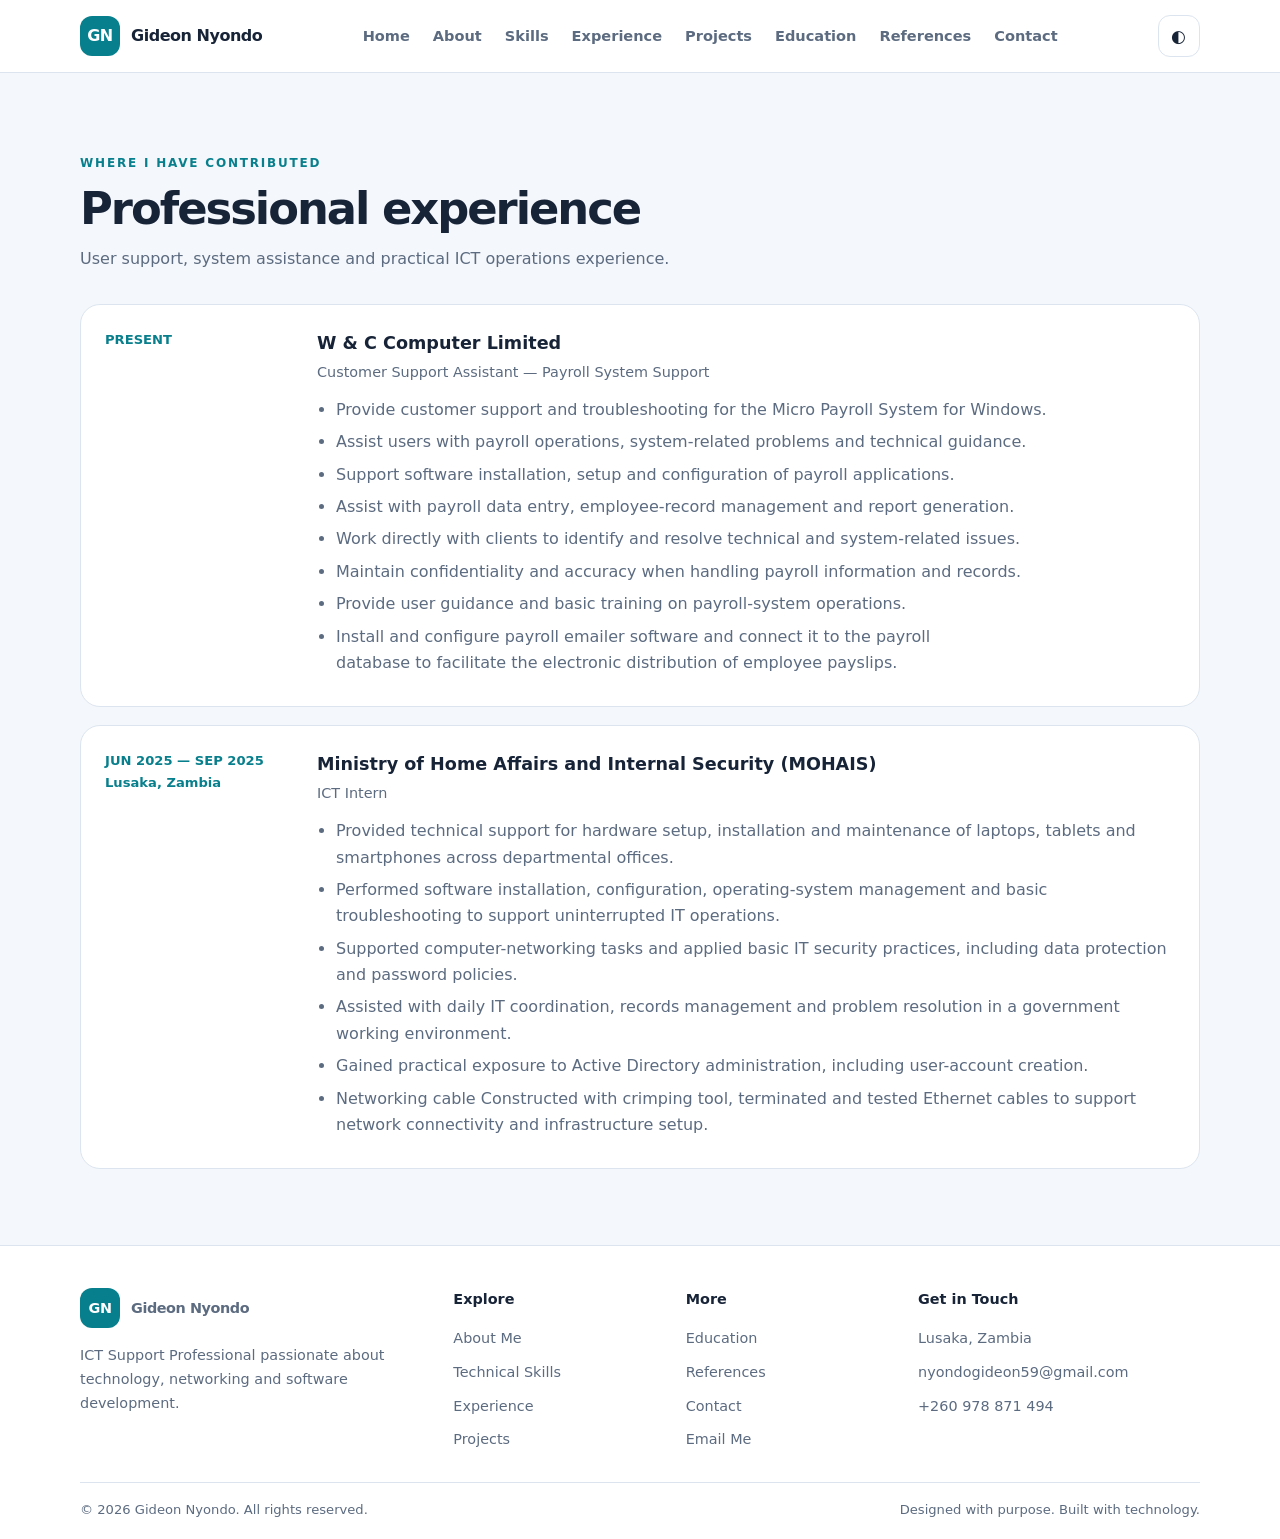
<file: experience.html>
<!DOCTYPE html>
<html lang="en">
<head>
  <meta charset="UTF-8">
  <meta name="viewport" content="width=device-width, initial-scale=1.0">
  <title>Gideon Nyondo | Home</title>
  <link rel="stylesheet" href="css/style.css">
</head>
<body>
  <header class="topbar"><div class="wrap nav">
    <a class="brand" href="index.html"><span class="brand-mark">GN</span><span>Gideon Nyondo</span></a>
    <nav class="nav-links" id="navLinks">
      <a href="index.html">Home</a><a href="about.html">About</a><a href="skills.html">Skills</a><a href="experience.html">Experience</a><a href="projects.html">Projects</a><a href="education.html">Education</a><a href="references.html">References</a><a href="contact.html">Contact</a>
    </nav>
    <div class="nav-actions"><button class="icon-btn" id="themeToggle">◐</button><button class="menu-btn" id="menuToggle">☰</button></div>
  </div></header>

  <main>
    <section class="content-section">
      <div class="wrap">
        <div class="section-head">
          <span class="kicker">Where I have contributed</span>
          <h2 class="section-title">Professional experience</h2>
          <p class="section-intro">User support, system assistance and practical ICT operations experience.</p>
        </div>
        <div class="timeline">
          <article class="timeline-item">
            <div class="timeline-date">PRESENT</div>
            <div>
              <h3>W &amp; C Computer Limited</h3>
              <div class="role">Customer Support Assistant — Payroll System Support</div>
              <ul>
                <li>Provide customer support and troubleshooting for the Micro Payroll System for Windows.</li>
                <li>Assist users with payroll operations, system-related problems and technical guidance.</li>
                <li>Support software installation, setup and configuration of payroll applications.</li>
                <li>Assist with payroll data entry, employee-record management and report generation.</li>
                <li>Work directly with clients to identify and resolve technical and system-related issues.</li>
                <li>Maintain confidentiality and accuracy when handling payroll information and records.</li>
                <li>Provide user guidance and basic training on payroll-system operations.</li>
                <li> Install and configure payroll emailer software and connect it to the payroll <br>
                 database to facilitate the electronic distribution of employee payslips. </li>
              </ul>
            </div>
          </article>
          <article class="timeline-item">
            <div class="timeline-date">JUN 2025 — SEP 2025<br>Lusaka, Zambia</div>
            <div>
              <h3>Ministry of Home Affairs and Internal Security (MOHAIS)</h3>
              <div class="role">ICT Intern</div>
              <ul>
                <li>Provided technical support for hardware setup, installation and maintenance of laptops, tablets and smartphones across departmental offices.</li>
                <li>Performed software installation, configuration, operating-system management and basic troubleshooting to support uninterrupted IT operations.</li>
                <li>Supported computer-networking tasks and applied basic IT security practices, including data protection and password policies.</li>
                <li>Assisted with daily IT coordination, records management and problem resolution in a government working environment.</li>
                <li>Gained practical exposure to Active Directory administration, including user-account creation.</li>
                <li>Networking cable Constructed with crimping tool, terminated and tested Ethernet cables to support network connectivity and infrastructure setup.</li>
              </ul>
            </div>
          </article>
        </div>
      </div>
    </section>
  </main>

  <footer class="footer">
    <div class="wrap">
      <div class="footer-main">
        <div class="footer-brand">
          <a class="brand" href="index.html" aria-label="Gideon Nyondo Home">
            <span class="brand-mark">GN</span>
            <span>Gideon <strong>Nyondo</strong></span>
          </a>
          <p>ICT Support Professional passionate about technology, networking and software development.</p>
        </div>
        <div class="footer-links">
          <h3>Explore</h3>
          <a href="about.html">About Me</a>
          <a href="skills.html">Technical Skills</a>
          <a href="experience.html">Experience</a>
          <a href="projects.html">Projects</a>
        </div>
        <div class="footer-links">
          <h3>More</h3>
          <a href="education.html">Education</a>
          <a href="references.html">References</a>
          <a href="contact.html">Contact</a>
          <a href="mailto:nyondogideon59@gmail.com">Email Me</a>
        </div>
        <div class="footer-contact">
          <h3>Get in Touch</h3>
          <p>Lusaka, Zambia</p>
          <a href="mailto:nyondogideon59@gmail.com">nyondogideon59@gmail.com</a>
          <a href="tel:+260978871494">+260 978 871 494</a>
        </div>
      </div>
      <div class="footer-bottom">
        <p>© <span id="year"></span> Gideon Nyondo. All rights reserved.</p>
        <p>Designed with purpose. Built with technology.</p>
      </div>
    </div>
  </footer>
  
  <script src="script.js"></script>
</body>
</html>
</file>
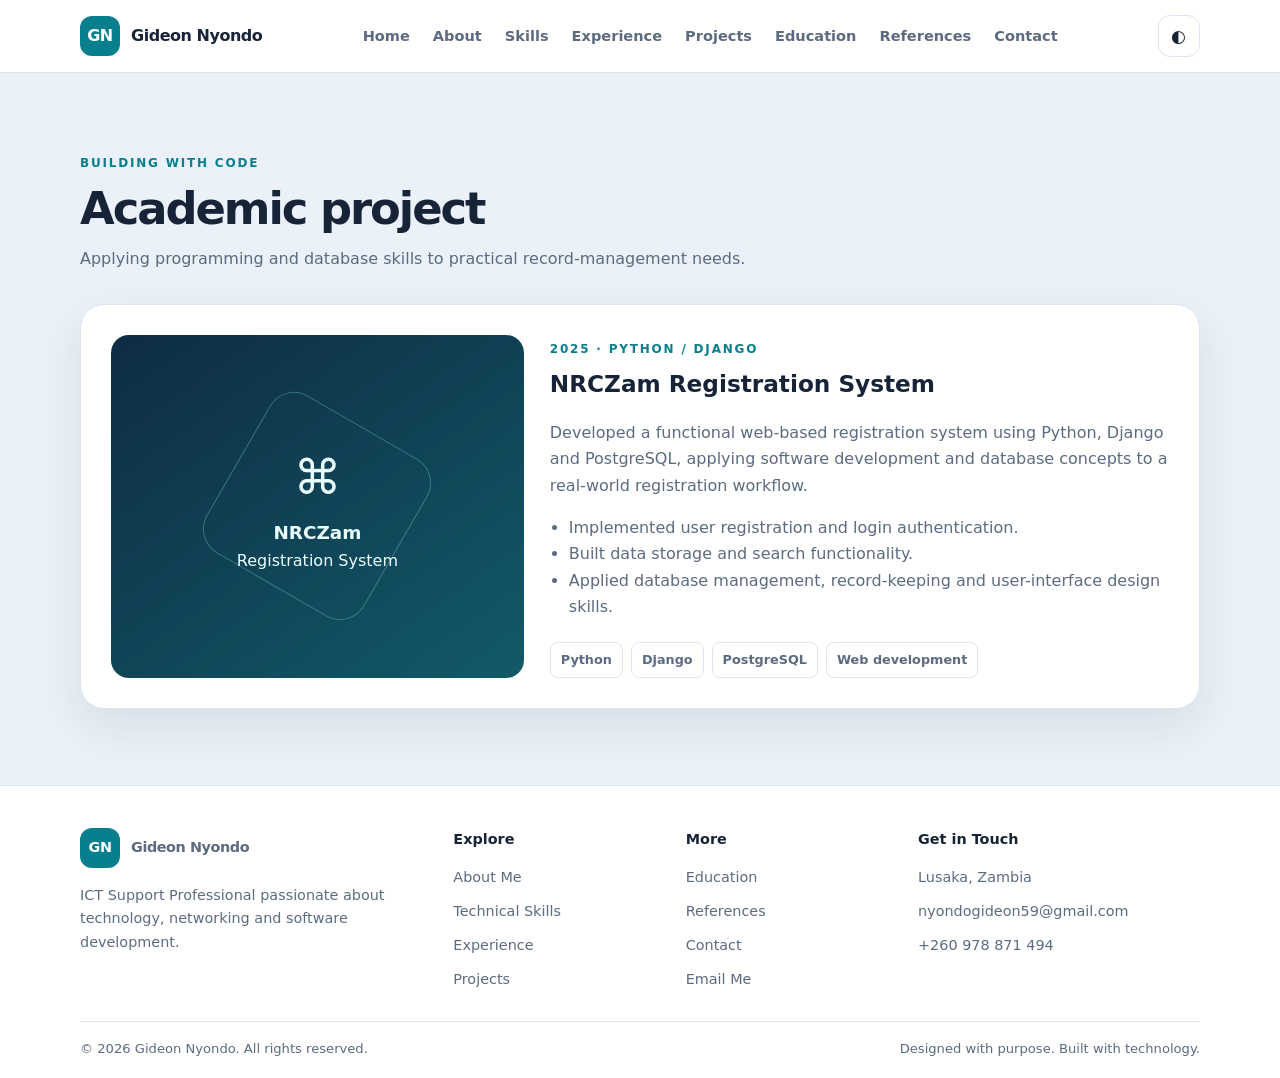
<file: projects.html>
<!DOCTYPE html>
<html lang="en">
<head>
  <meta charset="UTF-8">
  <meta name="viewport" content="width=device-width, initial-scale=1.0">
  <title>Gideon Nyondo | Home</title>
  <link rel="stylesheet" href="css/style.css">
</head>
<body>
  <header class="topbar"><div class="wrap nav">
    <a class="brand" href="index.html"><span class="brand-mark">GN</span><span>Gideon Nyondo</span></a>
    <nav class="nav-links" id="navLinks">
      <a href="index.html">Home</a><a href="about.html">About</a><a href="skills.html">Skills</a><a href="experience.html">Experience</a><a href="projects.html">Projects</a><a href="education.html">Education</a><a href="references.html">References</a><a href="contact.html">Contact</a>
    </nav>
    <div class="nav-actions"><button class="icon-btn" id="themeToggle">◐</button><button class="menu-btn" id="menuToggle">☰</button></div>
  </div></header>

  <main>
    <section class="content-section" style="background:var(--surface-2)">
      <div class="wrap">
        <div class="section-head">
          <span class="kicker">Building with code</span>
          <h2 class="section-title">Academic project</h2>
          <p class="section-intro">Applying programming and database skills to practical record-management needs.</p>
        </div>
        <article class="project-card">
          <div class="project-visual">
            <div class="project-symbol"><div class="symbol">⌘</div><strong>NRCZam</strong><span>Registration System</span></div>
          </div>
          <div>
            <span class="kicker">2025 · Python / Django</span>
            <h3>NRCZam Registration System</h3>
            <p>Developed a functional web-based registration system using Python, Django and PostgreSQL, applying software development and database concepts to a real-world registration workflow.</p>
            <ul>
              <li>Implemented user registration and login authentication.</li>
              <li>Built data storage and search functionality.</li>
              <li>Applied database management, record-keeping and user-interface design skills.</li>
            </ul>
            <div class="tech-tags"><span class="tag">Python</span><span class="tag">Django</span><span class="tag">PostgreSQL</span><span class="tag">Web development</span></div>
          </div>
        </article>
      </div>
    </section>
  </main>

  <footer class="footer">
    <div class="wrap">
      <div class="footer-main">
        <div class="footer-brand">
          <a class="brand" href="index.html" aria-label="Gideon Nyondo Home">
            <span class="brand-mark">GN</span>
            <span>Gideon <strong>Nyondo</strong></span>
          </a>
          <p>ICT Support Professional passionate about technology, networking and software development.</p>
        </div>
        <div class="footer-links">
          <h3>Explore</h3>
          <a href="about.html">About Me</a>
          <a href="skills.html">Technical Skills</a>
          <a href="experience.html">Experience</a>
          <a href="projects.html">Projects</a>
        </div>
        <div class="footer-links">
          <h3>More</h3>
          <a href="education.html">Education</a>
          <a href="references.html">References</a>
          <a href="contact.html">Contact</a>
          <a href="mailto:nyondogideon59@gmail.com">Email Me</a>
        </div>
        <div class="footer-contact">
          <h3>Get in Touch</h3>
          <p>Lusaka, Zambia</p>
          <a href="mailto:nyondogideon59@gmail.com">nyondogideon59@gmail.com</a>
          <a href="tel:+260978871494">+260 978 871 494</a>
        </div>
      </div>
      <div class="footer-bottom">
        <p>© <span id="year"></span> Gideon Nyondo. All rights reserved.</p>
        <p>Designed with purpose. Built with technology.</p>
      </div>
    </div>
  </footer>
  
  <script src="script.js"></script>
</body>
</html>
</file>
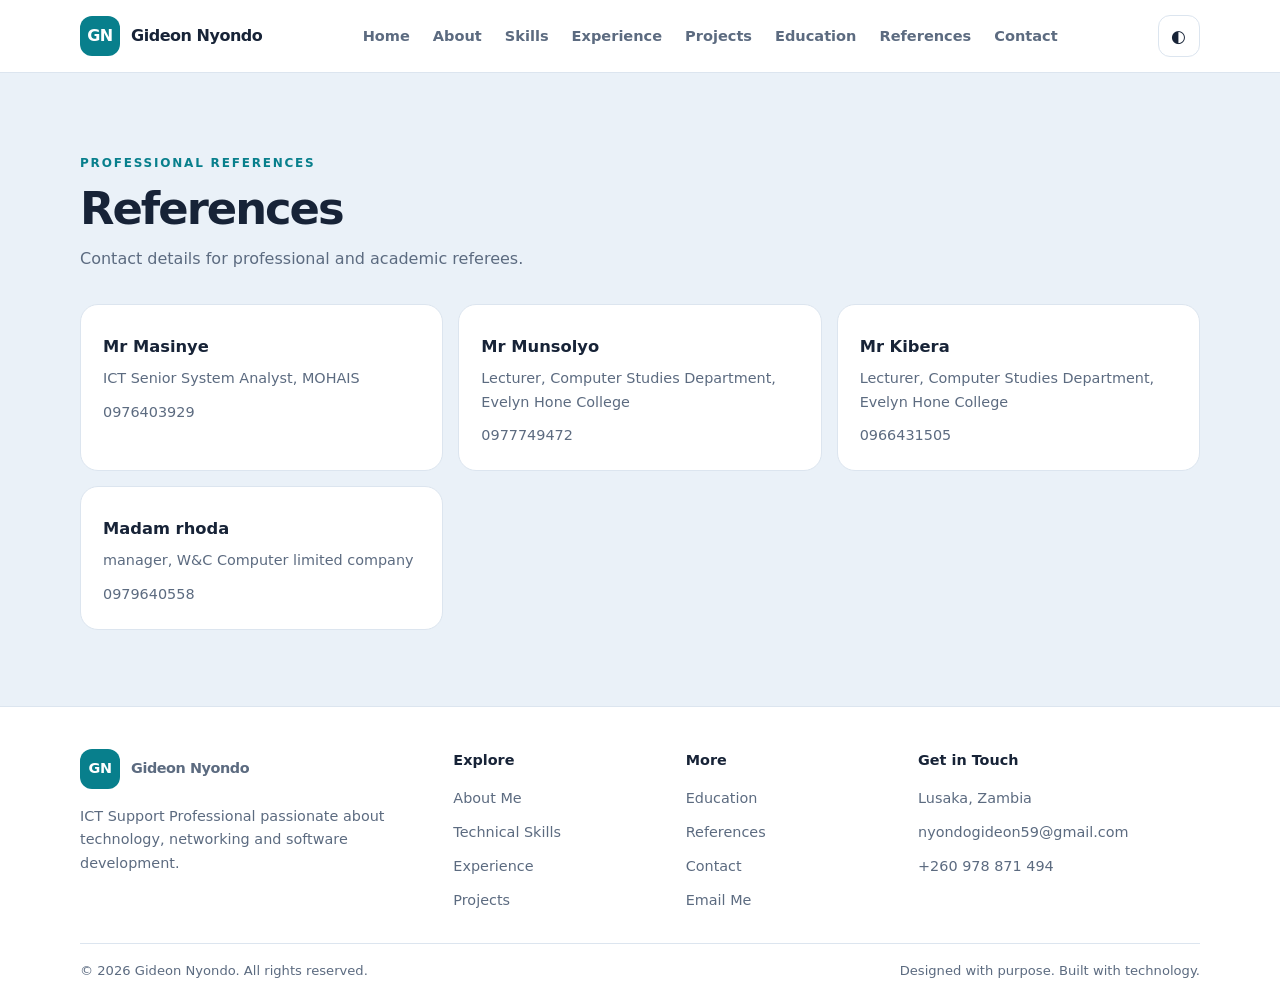
<file: references.html>
<!DOCTYPE html>
<html lang="en">
<head>
  <meta charset="UTF-8">
  <meta name="viewport" content="width=device-width, initial-scale=1.0">
  <title>References | Gideon Nyondo</title>
  <link rel="stylesheet" href="css/style.css">
</head>
<body>
  <header class="topbar"><div class="wrap nav">
    <a class="brand" href="index.html"><span class="brand-mark">GN</span><span>Gideon Nyondo</span></a>
    <nav class="nav-links" id="navLinks">
      <a href="index.html">Home</a><a href="about.html">About</a><a href="skills.html">Skills</a><a href="experience.html">Experience</a><a href="projects.html">Projects</a><a href="education.html">Education</a><a href="references.html">References</a><a href="contact.html">Contact</a>
    </nav>
    <div class="nav-actions"><button class="icon-btn" id="themeToggle">◐</button><button class="menu-btn" id="menuToggle">☰</button></div>
  </div></header>

  <main>
    <section class="content-section" style="background:var(--surface-2)">
      <div class="wrap">
        <div class="section-head">
          <span class="kicker">Professional references</span>
          <h2 class="section-title">References</h2>
          <p class="section-intro">Contact details for professional and academic referees.</p>
        </div>
        <div class="education-grid">
          <article class="education-card"><h3>Mr Masinye</h3><p>ICT Senior System Analyst, MOHAIS</p><p style="margin-top:10px"><a href="tel:0976403929">0976403929</a></p></article>
          <article class="education-card"><h3>Mr Munsolyo</h3><p>Lecturer, Computer Studies Department, Evelyn Hone College</p><p style="margin-top:10px"><a href="tel:0977749472">0977749472</a></p></article>
          <article class="education-card"><h3>Mr Kibera</h3><p>Lecturer, Computer Studies Department, Evelyn Hone College</p><p style="margin-top:10px"><a href="tel:0966431505">0966431505</a></p></article>
          <article class="education-card"><h3>Madam rhoda</h3><p>manager, W&amp;C Computer limited company</p><p style="margin-top:10px"><a href="tel:0979640558">0979640558</a></p></article>
        </div>
      </div>
    </section>
  </main>

  
   <footer class="footer">
    <div class="wrap">
      <div class="footer-main">
        <div class="footer-brand">
          <a class="brand" href="index.html" aria-label="Gideon Nyondo Home">
            <span class="brand-mark">GN</span>
            <span>Gideon <strong>Nyondo</strong></span>
          </a>
          <p>ICT Support Professional passionate about technology, networking and software development.</p>
        </div>
        <div class="footer-links">
          <h3>Explore</h3>
          <a href="about.html">About Me</a>
          <a href="skills.html">Technical Skills</a>
          <a href="experience.html">Experience</a>
          <a href="projects.html">Projects</a>
        </div>
        <div class="footer-links">
          <h3>More</h3>
          <a href="education.html">Education</a>
          <a href="references.html">References</a>
          <a href="contact.html">Contact</a>
          <a href="mailto:nyondogideon59@gmail.com">Email Me</a>
        </div>
        <div class="footer-contact">
          <h3>Get in Touch</h3>
          <p>Lusaka, Zambia</p>
          <a href="mailto:nyondogideon59@gmail.com">nyondogideon59@gmail.com</a>
          <a href="tel:+260978871494">+260 978 871 494</a>
        </div>
      </div>
      <div class="footer-bottom">
        <p>© <span id="year"></span> Gideon Nyondo. All rights reserved.</p>
        <p>Designed with purpose. Built with technology.</p>
      </div>
    </div>
  </footer>

  <script src="script.js"></script>
</body>
</html>
</file>
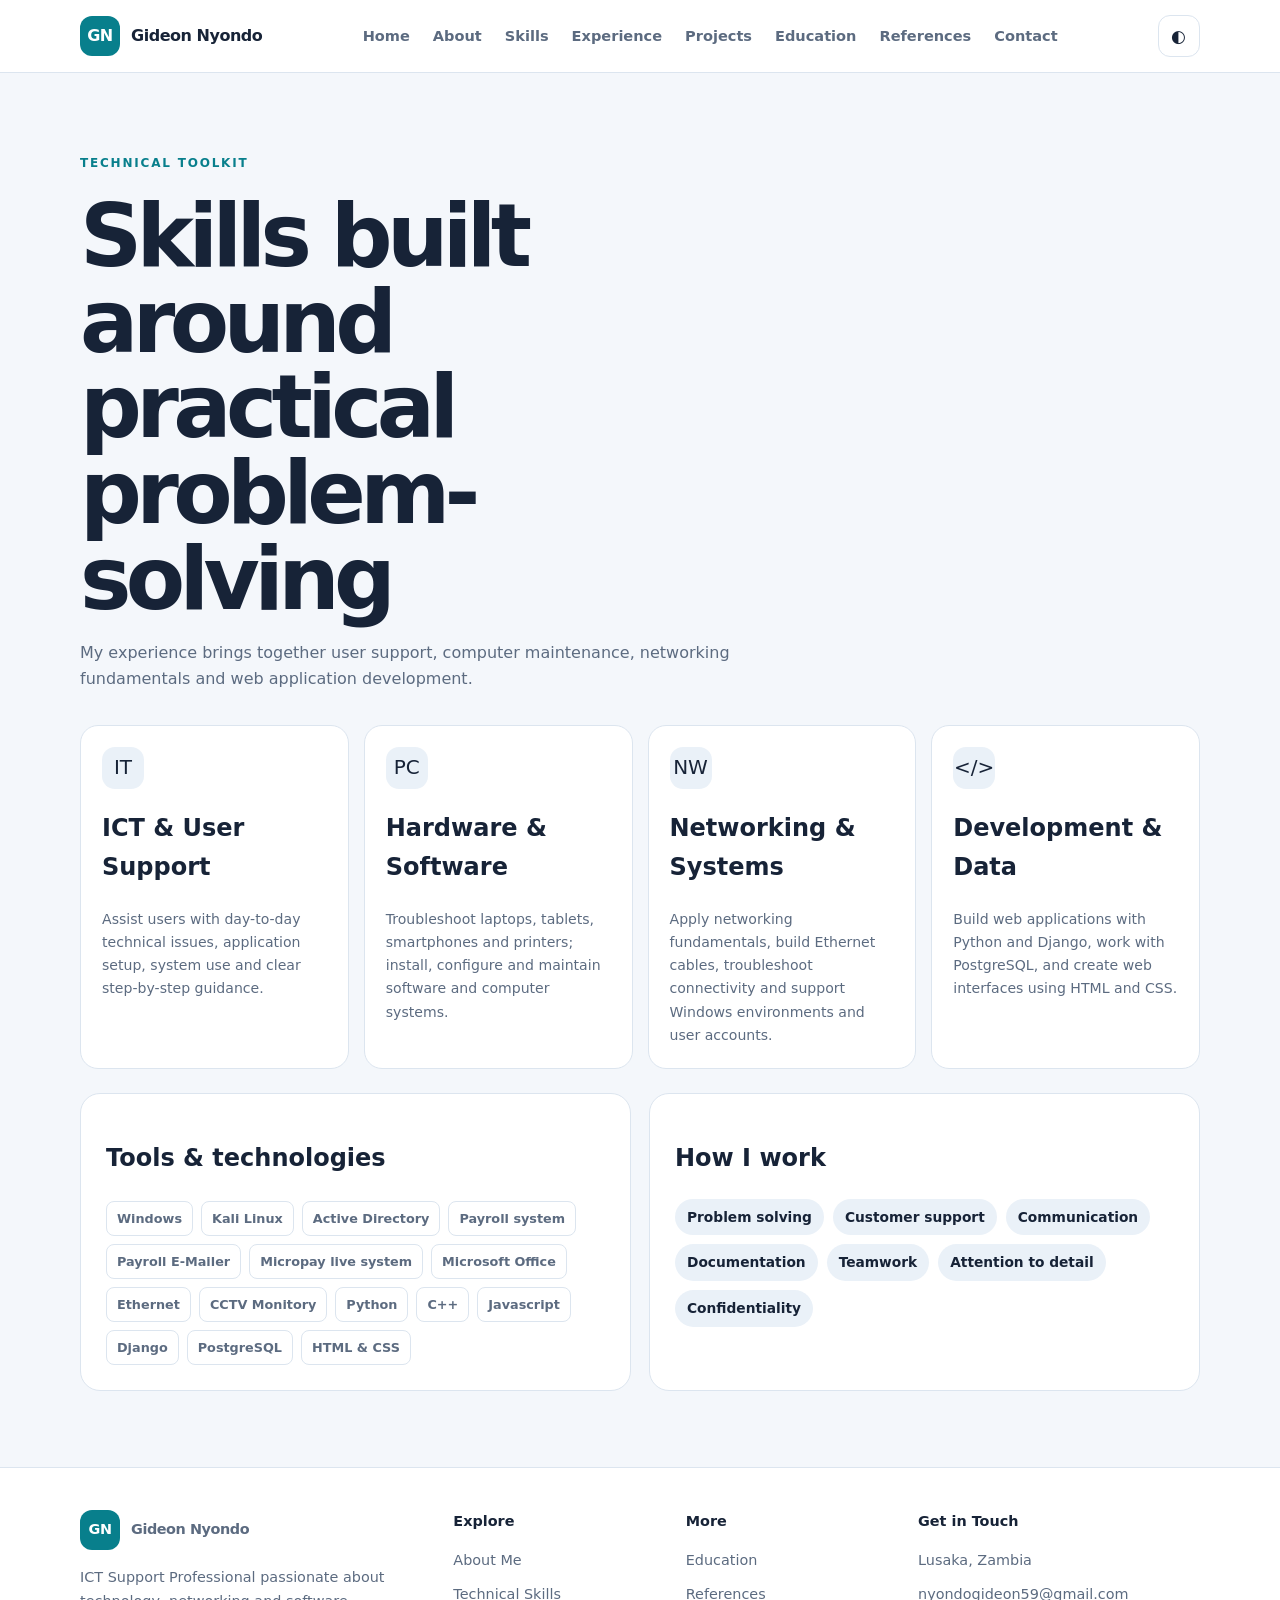
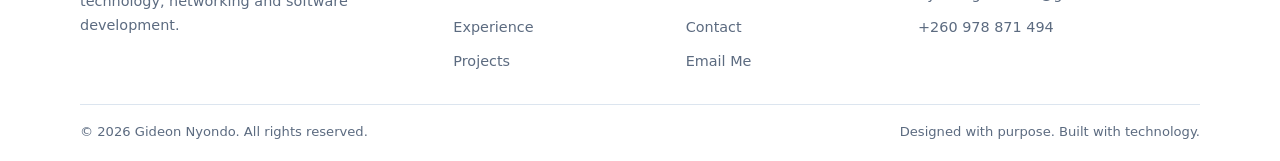
<file: skills.html>
<!DOCTYPE html>
<html lang="en">
<head>
  <meta charset="UTF-8">
  <meta name="viewport" content="width=device-width, initial-scale=1.0">
  <meta name="description" content="Gideon Nyondo's ICT support, hardware, networking and software development skills.">
  <title>Gideon Nyondo | Skills</title>
  <link rel="stylesheet" href="css/style.css">
</head>
<body>
  <header class="topbar">
    <div class="wrap nav">
      <a class="brand" href="index.html" aria-label="Gideon Nyondo Home">
        <span class="brand-mark">GN</span>
        <span>Gideon Nyondo</span>
      </a>

      <nav class="nav-links" id="navLinks" aria-label="Main navigation">
        <a href="index.html">Home</a>
        <a href="about.html">About</a>
        <a href="skills.html" aria-current="page">Skills</a>
        <a href="experience.html">Experience</a>
        <a href="projects.html">Projects</a>
        <a href="education.html">Education</a>
        <a href="references.html">References</a>
        <a href="contact.html">Contact</a>
      </nav>

      <div class="nav-actions">
        <button class="icon-btn" id="themeToggle" type="button" aria-label="Toggle colour theme">◐</button>
        <button class="menu-btn" id="menuToggle" type="button" aria-label="Toggle navigation" aria-expanded="false">☰</button>
      </div>
    </div>
  </header>

  <main>
    <section class="content-section">
      <div class="wrap">
        <div class="section-head">
          <span class="kicker">Technical toolkit</span>
          <h1 class="section-title">Skills built around practical problem-solving</h1>
          <p class="section-intro">My experience brings together user support, computer maintenance, networking fundamentals and web application development.</p>
        </div>

        <div class="skills-grid">
          <article class="skill-card">
            <span class="skill-icon" aria-hidden="true">IT</span>
            <h2>ICT &amp; User Support</h2>
            <p>Assist users with day-to-day technical issues, application setup, system use and clear step-by-step guidance.</p>
          </article>

          <article class="skill-card">
            <span class="skill-icon" aria-hidden="true">PC</span>
            <h2>Hardware &amp; Software</h2>
            <p>Troubleshoot laptops, tablets, smartphones and printers; install, configure and maintain software and computer systems.</p>
          </article>

          <article class="skill-card">
            <span class="skill-icon" aria-hidden="true">NW</span>
            <h2>Networking &amp; Systems</h2>
            <p>Apply networking fundamentals, build Ethernet cables, troubleshoot connectivity and support Windows environments and user accounts.</p>
          </article>

          <article class="skill-card">
            <span class="skill-icon" aria-hidden="true">&lt;/&gt;</span>
            <h2>Development &amp; Data</h2>
            <p>Build web applications with Python and Django, work with PostgreSQL, and create web interfaces using HTML and CSS.</p>
          </article>
        </div>

        <div class="bottom-grid" style="margin-top: 24px">
          <section class="info-card" aria-labelledby="tools-heading">
            <h2 id="tools-heading">Tools &amp; technologies</h2>
            <div class="tech-tags">
              <span class="tag">Windows</span>
              <span class="tag">Kali Linux</span>
              <span class="tag">Active Directory</span>
              <span class="tag">Payroll system</span>
              <span class="tag">Payroll E-Mailer</span>
              <span class="tag">Micropay live system</span>
              <span class="tag">Microsoft Office</span>
              <span class="tag">Ethernet</span>
              <span class="tag">CCTV Monitory</span>
              <span class="tag">Python</span>
              <span class="tag">C++</span>
               <span class="tag">Javascript</span>
              <span class="tag">Django</span>
              <span class="tag">PostgreSQL</span>
              <span class="tag">HTML &amp; CSS</span>
            </div>
          </section>

          <section class="info-card" aria-labelledby="strengths-heading">
            <h2 id="strengths-heading">How I work</h2>
            <div class="pills">
              <span class="pill">Problem solving</span>
              <span class="pill">Customer support</span>
              <span class="pill">Communication</span>
              <span class="pill">Documentation</span>
              <span class="pill">Teamwork</span>
              <span class="pill">Attention to detail</span>
              <span class="pill">Confidentiality</span>
            </div>
          </section>
        </div>
      </div>
    </section>
  </main>

  <footer class="footer">
    <div class="wrap">
      <div class="footer-main">
        <div class="footer-brand">
          <a class="brand" href="index.html" aria-label="Gideon Nyondo Home">
            <span class="brand-mark">GN</span>
            <span>Gideon <strong>Nyondo</strong></span>
          </a>
          <p>ICT Support Professional passionate about technology, networking and software development.</p>
        </div>
        <div class="footer-links">
          <h3>Explore</h3>
          <a href="about.html">About Me</a>
          <a href="skills.html">Technical Skills</a>
          <a href="experience.html">Experience</a>
          <a href="projects.html">Projects</a>
        </div>
        <div class="footer-links">
          <h3>More</h3>
          <a href="education.html">Education</a>
          <a href="references.html">References</a>
          <a href="contact.html">Contact</a>
          <a href="mailto:nyondogideon59@gmail.com">Email Me</a>
        </div>
        <div class="footer-contact">
          <h3>Get in Touch</h3>
          <p>Lusaka, Zambia</p>
          <a href="mailto:nyondogideon59@gmail.com">nyondogideon59@gmail.com</a>
          <a href="tel:+260978871494">+260 978 871 494</a>
        </div>
      </div>
      <div class="footer-bottom">
        <p>© <span id="year"></span> Gideon Nyondo. All rights reserved.</p>
        <p>Designed with purpose. Built with technology.</p>
      </div>
    </div>
  </footer>

  <script src="script.js"></script>
</body>
</html>
</file>
<file: css/style.css>
:root {
  color-scheme: light dark;
  --bg: light-dark(#f4f7fb, #0b1220);
  --surface: light-dark(#ffffff, #111c2e);
  --surface-2: light-dark(#eaf1f8, #17263b);
  --text: light-dark(#172337, #edf4ff);
  --muted: light-dark(#5c6b80, #aab9cc);
  --border: light-dark(#dce5ef, #29394f);
  --accent: light-dark(#087f8c, #52d5d2);
  --accent-strong: light-dark(#075d69, #8af0e8);
  --navy: light-dark(#10243d, #07101e);
  --shadow: 0 18px 45px light-dark(rgb(19 42 68 / 9%), rgb(0 0 0 / 24%));
}
* { box-sizing: border-box; }
html { scroll-behavior: smooth; scroll-padding-top: 88px; }
body { margin: 0; font-family: Inter, ui-sans-serif, system-ui, -apple-system, BlinkMacSystemFont, "Segoe UI", sans-serif; background: var(--bg); color: var(--text); line-height: 1.65; }
#app { min-height: 100vh; background: var(--bg); border-radius: 0; }
a { color: inherit; text-decoration: none; }
button, a { -webkit-tap-highlight-color: transparent; }
.wrap { width: min(1120px, calc(100% - 40px)); margin-inline: auto; }
.topbar { position: sticky; top: 0; z-index: 20; border-bottom: 1px solid var(--border); background: var(--surface); }
.nav { min-height: 72px; display: flex; align-items: center; justify-content: space-between; gap: 22px; }
.brand { display: flex; align-items: center; gap: 11px; font-weight: 850; letter-spacing: -.03em; }
.brand-mark { display: grid; place-items: center; width: 40px; height: 40px; border-radius: 12px; background: var(--accent); color: #fff; font-weight: 900; }
.nav-links { display: flex; align-items: center; gap: 23px; color: var(--muted); font-size: .91rem; font-weight: 650; }
.nav-links a:hover, .nav-links a:focus-visible { color: var(--accent); }
.nav-actions { display: flex; align-items: center; gap: 9px; }
.icon-btn, .menu-btn { border: 1px solid var(--border); background: var(--surface); color: var(--text); width: 42px; height: 42px; border-radius: 12px; cursor: pointer; font-size: 1.05rem; }
.menu-btn { display: none; }
.hero { position: relative; overflow: hidden; padding: 88px 0 78px; background: var(--navy); color: #f3f8ff; }
.hero::before, .hero::after { content: ""; position: absolute; border-radius: 50%; pointer-events: none; }
.hero::before { width: 440px; height: 440px; right: -80px; top: -230px; border: 1px solid rgb(82 213 210 / 30%); box-shadow: 0 0 0 50px rgb(82 213 210 / 4%), 0 0 0 100px rgb(82 213 210 / 3%); }
.hero::after { width: 260px; height: 260px; right: 18%; bottom: -210px; background: rgb(82 213 210 / 8%); }
.hero-grid { position: relative; display: grid; grid-template-columns: 1.35fr .65fr; align-items: center; gap: 50px; }
.eyebrow { display: inline-flex; align-items: center; gap: 9px; color: #8af0e8; text-transform: uppercase; letter-spacing: .15em; font-weight: 800; font-size: .76rem; }
.eyebrow::before { content: ""; width: 25px; height: 2px; background: currentColor; }
h1 { font-size: clamp(2.8rem, 7vw, 5.4rem); line-height: .99; letter-spacing: -.065em; margin: 19px 0 18px; }
.hero h1 span { color: #70e0da; }
.hero-role { color: #d0deed; font-size: clamp(1rem, 2vw, 1.15rem); font-weight: 700; letter-spacing: .02em; }
.hero-copy { max-width: 650px; color: #b8c9db; font-size: 1.05rem; margin: 20px 0 29px; }
.hero-buttons { display: flex; flex-wrap: wrap; gap: 12px; }
.btn { display: inline-flex; align-items: center; justify-content: center; gap: 9px; border-radius: 12px; padding: 12px 18px; font-weight: 800; font-size: .94rem; border: 1px solid transparent; cursor: pointer; transition: transform .18s ease, background .18s ease; }
.btn:hover { transform: translateY(-2px); }
.btn-primary { background: #70e0da; color: #09202d; }
.btn-secondary { border-color: #41546b; color: #f3f8ff; background: rgb(255 255 255 / 4%); }
.profile-card { position: relative; justify-self: end; width: min(100%, 310px); padding: 24px; border: 1px solid rgb(255 255 255 / 15%); border-radius: 26px; background: linear-gradient(145deg, rgb(255 255 255 / 10%), rgb(255 255 255 / 3%)); box-shadow: 0 25px 65px rgb(0 0 0 / 22%); }
.avatar { display: grid; place-items: center; width: 112px; height: 112px; margin: 4px auto 19px; border-radius: 30px; background: linear-gradient(145deg, #8af0e8, #248a9a); color: #0a2432; font-size: 2.7rem; font-weight: 900; letter-spacing: -.08em; transform: rotate(-4deg); }
.profile-card h2 { margin: 0; text-align: center; font-size: 1.25rem; }
.profile-card p { text-align: center; margin: 4px 0 19px; color: #b8c9db; font-size: .92rem; }
.status { display: flex; align-items: center; justify-content: center; gap: 8px; color: #c7f8e5; font-size: .84rem; font-weight: 700; }
.status-dot { width: 8px; height: 8px; border-radius: 50%; background: #5ee0a0; box-shadow: 0 0 0 4px rgb(94 224 160 / 14%); }
.quick-facts { display: grid; grid-template-columns: repeat(3, 1fr); gap: 12px; margin-top: 38px; }
.fact { border-left: 2px solid #70e0da; padding-left: 13px; }
.fact strong { display: block; font-size: 1.03rem; color: #fff; }
.fact span { color: #aabdd0; font-size: .8rem; }
section.content-section { padding: 76px 0; }
.section-head { max-width: 700px; margin-bottom: 32px; }
.kicker { color: var(--accent); text-transform: uppercase; letter-spacing: .15em; font-size: .75rem; font-weight: 850; }
h2.section-title { font-size: clamp(1.9rem, 4vw, 2.8rem); line-height: 1.1; letter-spacing: -.045em; margin: 9px 0 12px; }
.section-intro { color: var(--muted); margin: 0; }
.about-grid { display: grid; grid-template-columns: .8fr 1.2fr; gap: 35px; align-items: start; }
.about-panel { padding: 26px; border-radius: 22px; background: var(--surface); border: 1px solid var(--border); box-shadow: var(--shadow); }
.about-panel h3 { margin: 0 0 13px; font-size: 1.12rem; }
.contact-list { display: grid; gap: 15px; }
.contact-row { display: flex; gap: 12px; align-items: flex-start; }
.contact-icon { flex: 0 0 38px; display: grid; place-items: center; width: 38px; height: 38px; border-radius: 11px; background: var(--surface-2); color: var(--accent); font-size: 1.05rem; }
.contact-row small { display: block; color: var(--muted); font-size: .78rem; }
.contact-row strong { font-size: .92rem; overflow-wrap: anywhere; }
.about-text { color: var(--muted); margin: 0 0 14px; }
.skills-grid { display: grid; grid-template-columns: repeat(4, 1fr); gap: 15px; }
.skill-card { padding: 21px; border: 1px solid var(--border); border-radius: 18px; background: var(--surface); transition: transform .18s ease, border-color .18s ease; }
.skill-card:hover { transform: translateY(-4px); border-color: var(--accent); }
.skill-icon { display: grid; place-items: center; width: 42px; height: 42px; border-radius: 13px; background: var(--surface-2); font-size: 1.25rem; margin-bottom: 14px; }
.skill-card h3 { font-size: 1rem; margin: 0 0 7px; }
.skill-card p { color: var(--muted); font-size: .88rem; margin: 0; }
.tech-tags { display: flex; flex-wrap: wrap; gap: 8px; margin-top: 22px; }
.tag { display: inline-flex; padding: 6px 10px; border-radius: 8px; border: 1px solid var(--border); background: var(--surface); color: var(--muted); font-size: .8rem; font-weight: 650; }
.timeline { position: relative; display: grid; gap: 18px; }
.timeline-item { display: grid; grid-template-columns: 190px 1fr; gap: 22px; padding: 24px; border: 1px solid var(--border); border-radius: 20px; background: var(--surface); }
.timeline-date { color: var(--accent); font-size: .82rem; font-weight: 850; }
.timeline-item h3 { margin: 0 0 3px; font-size: 1.1rem; }
.timeline-item .role { color: var(--muted); font-size: .9rem; margin-bottom: 12px; }
.timeline-item ul { margin: 0; padding-left: 19px; color: var(--muted); }
.timeline-item li { margin: 6px 0; }
.project-card { display: grid; grid-template-columns: .8fr 1.2fr; gap: 26px; padding: 30px; border-radius: 24px; border: 1px solid var(--border); background: var(--surface); box-shadow: var(--shadow); }
.project-visual { display: grid; place-items: center; min-height: 230px; border-radius: 18px; background: linear-gradient(145deg, #0e2b45, #125a67); color: #eaffff; overflow: hidden; position: relative; }
.project-visual::before { content: ""; position: absolute; width: 180px; height: 180px; border: 1px solid rgb(138 240 232 / 30%); border-radius: 28px; transform: rotate(30deg); }
.project-symbol { z-index: 1; text-align: center; }
.project-symbol .symbol { font-size: 3rem; }
.project-symbol strong { display: block; font-size: 1.15rem; }
.project-card h3 { font-size: 1.45rem; margin: 4px 0 9px; }
.project-card p { color: var(--muted); }
.project-card ul { color: var(--muted); padding-left: 19px; }
.education-grid { display: grid; grid-template-columns: repeat(3, 1fr); gap: 15px; }
.education-card { padding: 22px; background: var(--surface); border: 1px solid var(--border); border-radius: 18px; }
.education-card .year { color: var(--accent); font-weight: 850; font-size: .8rem; }
.education-card h3 { margin: 7px 0 6px; font-size: 1.02rem; }
.education-card p { color: var(--muted); font-size: .9rem; margin: 0; }
.bottom-grid { display: grid; grid-template-columns: 1fr 1fr; gap: 18px; }
.info-card { background: var(--surface); border: 1px solid var(--border); border-radius: 20px; padding: 25px; }
.info-card h3 { margin: 0 0 14px; }
.pills { display: flex; flex-wrap: wrap; gap: 9px; }
.pill { background: var(--surface-2); border-radius: 999px; padding: 7px 12px; font-size: .86rem; font-weight: 650; }
.reference { padding: 12px 0; border-top: 1px solid var(--border); }
.reference:first-of-type { border-top: 0; padding-top: 0; }
.reference strong { display: block; }
.reference span { color: var(--muted); font-size: .87rem; }
.cta { padding: 55px 0; background: var(--navy); color: #f3f8ff; }
.cta-inner { display: flex; align-items: center; justify-content: space-between; gap: 28px; }
.cta h2 { margin: 0 0 8px; font-size: clamp(1.8rem, 4vw, 2.6rem); letter-spacing: -.04em; }
.cta p { color: #b8c9db; margin: 0; }
footer { padding: 22px 0; color: var(--muted); font-size: .85rem; }
.footer-inner { display: flex; justify-content: space-between; gap: 15px; flex-wrap: wrap; }
.footer {
  padding: 42px 0 18px;
  border-top: 1px solid var(--border);
  background: var(--surface);
  color: var(--muted);
  font-size: .9rem;
}
.footer-main {
  display: grid;
  grid-template-columns: minmax(0, 1.2fr) repeat(2, minmax(0, .7fr)) minmax(0, 1fr);
  gap: 35px;
  padding-bottom: 30px;
}
.footer-brand p { max-width: 310px; margin: 16px 0 0; }
.footer-links, .footer-contact { display: grid; align-content: start; gap: 10px; }
.footer-links h3, .footer-contact h3 { margin: 0 0 5px; color: var(--text); font-size: .9rem; }
.footer-links a, .footer-contact a { color: var(--muted); overflow-wrap: anywhere; }
.footer-links a:hover, .footer-contact a:hover { color: var(--accent); }
.footer-contact p { margin: 0; }
.footer-bottom {
  display: flex;
  align-items: center;
  justify-content: space-between;
  gap: 16px;
  padding-top: 16px;
  border-top: 1px solid var(--border);
  font-size: .82rem;
}
.footer-bottom p { margin: 0; }
@media (max-width: 900px) {
  .hero-grid { grid-template-columns: 1fr .65fr; gap: 25px; }
  .skills-grid { grid-template-columns: repeat(2, 1fr); }
  .about-grid { grid-template-columns: 1fr; }
  .education-grid { grid-template-columns: 1fr 1fr; }
  .footer-main { grid-template-columns: repeat(2, minmax(0, 1fr)); }
}
@media (max-width: 680px) {
  .wrap { width: min(100% - 28px, 1120px); }
  .nav { min-height: 64px; }
  .menu-btn { display: inline-grid; place-items: center; }
  .nav-links { display: none; position: absolute; top: 64px; left: 0; right: 0; padding: 18px 22px 22px; background: var(--surface); border-bottom: 1px solid var(--border); flex-direction: column; align-items: stretch; gap: 13px; }
  .nav-links.open { display: flex; }
  .hero { padding: 62px 0 55px; }
  .hero-grid { grid-template-columns: 1fr; }
  .profile-card { justify-self: stretch; width: 100%; max-width: none; }
  .quick-facts { margin-top: 29px; }
  section.content-section { padding: 55px 0; }
  .skills-grid, .education-grid, .bottom-grid { grid-template-columns: 1fr; }
  .timeline-item { grid-template-columns: 1fr; gap: 8px; padding: 20px; }
  .project-card { grid-template-columns: 1fr; padding: 20px; }
  .project-visual { min-height: 180px; }
  .cta-inner { align-items: flex-start; flex-direction: column; }
  .footer-main { grid-template-columns: 1fr; gap: 25px; }
  .footer-bottom { align-items: flex-start; flex-direction: column; }
}
@media print {
  .topbar, .hero-buttons, .cta, footer, .nav-actions { display: none !important; }
  body, #app { background: white; color: #172337; }
  .hero { background: #10243d !important; print-color-adjust: exact; -webkit-print-color-adjust: exact; }
  section.content-section { padding: 25px 0; }
  .skill-card, .timeline-item, .about-panel, .project-card, .education-card, .info-card { break-inside: avoid; box-shadow: none; }
}
</file>
<file: css/home.css>
/* =========================================================
   GIDEON NYONDO — HOME PAGE STYLES 
   ========================================================= */

/* ---------- Theme variables ---------- */
:root {
  --home-bg: #07111f;
  --home-bg-soft: #0b1728;
  --home-surface: #101f33;
  --home-surface-2: #142740;
  --home-text: #f3f7fc;
  --home-muted: #a7b5c8;
  --home-line: rgba(176, 198, 222, 0.15);
  --home-accent: #35d07f;
  --home-accent-2: #8bf0b5;
  --home-accent-dark: #159957;
  --home-shadow: 0 24px 70px rgba(0, 0, 0, 0.25);
  --home-radius: 22px;
  --home-width: 1200px;
}

/* Respect a light theme if style.css or script.js sets data-theme */
html[data-theme="light"],
body[data-theme="light"],
body.light-mode,
html.light-mode {
  --home-bg: #f4f7fb;
  --home-bg-soft: #edf3f8;
  --home-surface: #ffffff;
  --home-surface-2: #f7fafc;
  --home-text: #172337;
  --home-muted: #5e6e82;
  --home-line: rgba(26, 50, 80, 0.13);
  --home-accent: #07864b;
  --home-accent-2: #24a967;
  --home-accent-dark: #06713e;
  --home-shadow: 0 24px 60px rgba(30, 55, 85, 0.10);
}

html {
  scroll-behavior: smooth;
  scroll-padding-top: 90px;
}

body {
  margin: 0;
  background: var(--home-bg);
  color: var(--home-text);
  font-family: Inter, "Segoe UI", Roboto, Helvetica, Arial, sans-serif;
  line-height: 1.7;
  transition: background-color 0.25s ease, color 0.25s ease;
}

body,
button,
a {
  -webkit-tap-highlight-color: transparent;
}

body * {
  box-sizing: border-box;
}

img {
  display: block;
  max-width: 100%;
}

a {
  color: inherit;
  text-decoration: none;
}

button {
  font: inherit;
}

button,
a {
  outline-offset: 4px;
}

button:focus-visible,
a:focus-visible {
  outline: 3px solid var(--home-accent);
}

.wrap {
  width: min(var(--home-width), calc(100% - 56px));
  margin-inline: auto;
}

.accent-dot {
  color: var(--home-accent);
}

/* ---------- Header / navigation ---------- */
.topbar {
  position: sticky;
  top: 0;
  z-index: 1000;
  width: 100%;
  background: color-mix(in srgb, var(--home-bg) 88%, transparent);
  border-bottom: 1px solid var(--home-line);
  backdrop-filter: blur(18px);
  -webkit-backdrop-filter: blur(18px);
}

.nav {
  min-height: 82px;
  display: flex;
  align-items: center;
  justify-content: space-between;
  gap: 28px;
}

.brand {
  display: inline-flex;
  align-items: center;
  gap: 12px;
  flex-shrink: 0;
  color: var(--home-text);
  font-size: 1rem;
  font-weight: 700;
  letter-spacing: -0.03em;
}

.brand strong {
  color: var(--home-accent);
}

.brand-mark {
  display: grid;
  width: 44px;
  height: 44px;
  place-items: center;
  border: 1px solid rgba(53, 208, 127, 0.42);
  border-radius: 14px;
  background: linear-gradient(145deg, var(--home-accent), #168e59);
  color: #04150c;
  box-shadow: 0 8px 25px rgba(53, 208, 127, 0.15);
  font-size: 0.95rem;
  font-weight: 900;
}

.nav-links {
  display: flex;
  align-items: center;
  justify-content: center;
  gap: clamp(12px, 1.5vw, 23px);
}

.nav-links a {
  position: relative;
  padding: 10px 0;
  color: var(--home-muted);
  font-size: 0.81rem;
  font-weight: 600;
  transition: color 0.2s ease;
}

.nav-links a::after {
  position: absolute;
  right: 0;
  bottom: 3px;
  left: 0;
  height: 2px;
  background: var(--home-accent);
  content: "";
  transform: scaleX(0);
  transform-origin: left;
  transition: transform 0.2s ease;
}

.nav-links a:hover,
.nav-links a.active {
  color: var(--home-text);
}

.nav-links a:hover::after,
.nav-links a.active::after {
  transform: scaleX(1);
}

.nav-actions {
  display: flex;
  align-items: center;
  gap: 10px;
}

.icon-btn,
.menu-btn {
  display: grid;
  width: 42px;
  height: 42px;
  place-items: center;
  border: 1px solid var(--home-line);
  border-radius: 13px;
  background: var(--home-surface);
  color: var(--home-text);
  cursor: pointer;
  transition: border-color 0.2s ease, transform 0.2s ease,
    background 0.2s ease;
}

.icon-btn:hover,
.menu-btn:hover {
  border-color: var(--home-accent);
  transform: translateY(-2px);
}

.menu-btn {
  display: none;
}

/* ---------- Hero ---------- */
.hero {
  position: relative;
  overflow: hidden;
  padding: clamp(78px, 9vw, 132px) 0 76px;
  background:
    radial-gradient(ellipse at 78% 20%, rgba(31, 166, 103, 0.13), transparent 34%),
    radial-gradient(ellipse at 8% 80%, rgba(40, 103, 177, 0.10), transparent 34%),
    var(--home-bg);
}

.hero::before {
  position: absolute;
  top: 0;
  right: -150px;
  width: 520px;
  height: 520px;
  border: 1px solid rgba(53, 208, 127, 0.09);
  border-radius: 50%;
  content: "";
  pointer-events: none;
}

.hero::after {
  position: absolute;
  top: 60px;
  right: -70px;
  width: 360px;
  height: 360px;
  border: 1px solid rgba(53, 208, 127, 0.07);
  border-radius: 50%;
  content: "";
  pointer-events: none;
}

.hero-grid {
  position: relative;
  z-index: 1;
  display: grid;
  grid-template-columns: minmax(0, 1.08fr) minmax(360px, 0.92fr);
  align-items: center;
  gap: clamp(48px, 7vw, 100px);
}

.hero-content {
  max-width: 700px;
}

.eyebrow {
  display: inline-flex;
  align-items: center;
  gap: 10px;
  padding: 9px 14px;
  border: 1px solid rgba(53, 208, 127, 0.24);
  border-radius: 999px;
  background: rgba(53, 208, 127, 0.07);
  color: var(--home-accent-2);
  font-size: 0.73rem;
  font-weight: 800;
  letter-spacing: 0.12em;
}

.status-dot {
  display: inline-block;
  width: 8px;
  height: 8px;
  flex: 0 0 auto;
  border-radius: 50%;
  background: var(--home-accent);
  box-shadow: 0 0 0 5px rgba(53, 208, 127, 0.12);
}

.hero-intro {
  margin: 32px 0 4px;
  color: var(--home-muted);
  font-size: 1.05rem;
  font-weight: 500;
}

.hero h1 {
  margin: 0;
  font-size: clamp(4rem, 8.3vw, 7.4rem);
  font-weight: 850;
  letter-spacing: -0.085em;
  line-height: 0.99;
}

.hero-name {
  display: block;
  color: var(--home-accent);
  text-shadow: 0 8px 45px rgba(53, 208, 127, 0.10);
}

.hero-role {
  max-width: 660px;
  margin-top: 26px;
  color: var(--home-text);
  font-size: clamp(0.78rem, 1.2vw, 0.95rem);
  font-weight: 800;
  letter-spacing: 0.075em;
  line-height: 1.9;
}

.hero-role span {
  margin-inline: 5px;
  color: var(--home-accent);
}

.hero-copy {
  max-width: 630px;
  margin: 20px 0 0;
  color: var(--home-muted);
  font-size: 1.04rem;
  line-height: 1.95;
}

.hero-buttons,
.contact-buttons {
  display: flex;
  flex-wrap: wrap;
  align-items: center;
  gap: 14px;
  margin-top: 32px;
}

.btn {
  display: inline-flex;
  min-height: 52px;
  align-items: center;
  justify-content: center;
  gap: 11px;
  padding: 13px 21px;
  border: 1px solid transparent;
  border-radius: 13px;
  font-size: 0.9rem;
  font-weight: 750;
  transition: transform 0.2s ease, box-shadow 0.2s ease,
    border-color 0.2s ease, background 0.2s ease;
}

.btn:hover {
  transform: translateY(-3px);
}

.btn-primary {
  background: var(--home-accent);
  color: #06180e;
  box-shadow: 0 10px 30px rgba(53, 208, 127, 0.15);
}

.btn-primary:hover {
  background: var(--home-accent-2);
  box-shadow: 0 14px 36px rgba(53, 208, 127, 0.24);
}

.btn-secondary {
  border-color: var(--home-line);
  background: var(--home-surface);
  color: var(--home-text);
}

.btn-secondary:hover {
  border-color: var(--home-accent);
}

.hero-location {
  display: flex;
  flex-wrap: wrap;
  align-items: center;
  gap: 10px;
  margin-top: 31px;
  color: var(--home-muted);
  font-size: 0.85rem;
}

.location-divider,
.social-divider {
  color: var(--home-line);
}

.hero-socials {
  display: flex;
  align-items: center;
  gap: 16px;
  margin-top: 24px;
  font-size: 0.86rem;
  font-weight: 750;
}

.hero-socials a {
  color: var(--home-text);
  transition: color 0.2s ease;
}

.hero-socials a:hover {
  color: var(--home-accent);
}

.social-divider {
  width: 1px;
  height: 18px;
  background: var(--home-line);
}

/* ---------- Hero profile illustration ---------- */
.hero-visual {
  position: relative;
  display: grid;
  min-height: 570px;
  place-items: center;
  isolation: isolate;
}

.visual-glow {
  position: absolute;
  z-index: -1;
  width: min(100%, 450px);
  aspect-ratio: 1;
  border-radius: 50%;
  background: radial-gradient(circle, rgba(53, 208, 127, 0.16), transparent 68%);
  filter: blur(12px);
}

.profile-card {
  position: relative;
  z-index: 2;
  width: min(100%, 390px);
  padding: 28px;
  overflow: hidden;
  border: 1px solid rgba(163, 190, 219, 0.2);
  border-radius: 27px;
  background: linear-gradient(155deg, var(--home-surface-2), var(--home-surface));
  box-shadow: var(--home-shadow), 0 0 60px rgba(53, 208, 127, 0.05);
}

.profile-card::before {
  position: absolute;
  top: -100px;
  right: -100px;
  width: 230px;
  height: 230px;
  border-radius: 50%;
  background: rgba(53, 208, 127, 0.07);
  content: "";
  pointer-events: none;
}

.profile-card-top {
  position: relative;
  display: flex;
  align-items: center;
  justify-content: space-between;
  color: var(--home-muted);
  font-size: 0.65rem;
  font-weight: 800;
  letter-spacing: 0.14em;
}

.profile-menu {
  letter-spacing: 0.2em;
}

.avatar-wrap {
  position: relative;
  width: 142px;
  margin: 35px auto 20px;
}

.avatar-ring {
  display: grid;
  width: 142px;
  height: 142px;
  place-items: center;
  border: 2px solid rgba(53, 208, 127, 0.62);
  border-radius: 50%;
  background: linear-gradient(145deg, rgba(53, 208, 127, 0.2), transparent);
  box-shadow: 0 0 0 9px rgba(53, 208, 127, 0.045),
    0 0 40px rgba(53, 208, 127, 0.13);
}

.avatar {
  display: grid;
  width: 116px;
  height: 116px;
  place-items: center;
  border: 1px solid rgba(255, 255, 255, 0.14);
  border-radius: 50%;
  background: linear-gradient(145deg, #203c54, #0d1b2c);
  color: #a9f5c8;
  font-size: 2.6rem;
  font-weight: 900;
  letter-spacing: -0.08em;
}

.avatar-online {
  position: absolute;
  right: 5px;
  bottom: 12px;
  width: 17px;
  height: 17px;
  border: 4px solid var(--home-surface);
  border-radius: 50%;
  background: var(--home-accent);
}

.profile-card h2 {
  margin: 0;
  text-align: center;
  font-size: 1.55rem;
  letter-spacing: -0.04em;
}

.profile-title {
  margin: 4px 0 0;
  color: var(--home-muted);
  text-align: center;
  font-size: 0.9rem;
}

.profile-line {
  height: 1px;
  margin: 24px 0;
  background: var(--home-line);
}

.profile-detail {
  display: flex;
  align-items: center;
  gap: 13px;
  margin: 17px 0;
}

.detail-icon {
  display: grid;
  width: 42px;
  height: 42px;
  flex: 0 0 auto;
  place-items: center;
  border: 1px solid rgba(53, 208, 127, 0.17);
  border-radius: 12px;
  background: rgba(53, 208, 127, 0.08);
  color: var(--home-accent);
  font-size: 1.1rem;
}

.profile-detail div {
  display: grid;
  gap: 2px;
}

.profile-detail small {
  color: var(--home-muted);
  font-size: 0.73rem;
}

.profile-detail strong {
  font-size: 0.83rem;
  font-weight: 750;
  line-height: 1.5;
}

.profile-card-footer {
  display: flex;
  align-items: center;
  gap: 11px;
  margin-top: 25px;
  padding: 14px;
  border: 1px solid rgba(53, 208, 127, 0.17);
  border-radius: 12px;
  background: rgba(53, 208, 127, 0.055);
  color: var(--home-accent-2);
  font-size: 0.78rem;
  font-weight: 750;
}

.floating-tag {
  position: absolute;
  z-index: 3;
  display: flex;
  align-items: center;
  gap: 12px;
  padding: 14px 17px;
  border: 1px solid var(--home-line);
  border-radius: 16px;
  background: var(--home-surface);
  box-shadow: var(--home-shadow);
  animation: floatTag 5s ease-in-out infinite;
}

.floating-tag strong,
.floating-tag small {
  display: block;
}

.floating-tag strong {
  font-size: 0.81rem;
}

.floating-tag small {
  margin-top: 2px;
  color: var(--home-muted);
  font-size: 0.7rem;
}

.tag-icon,
.code-icon {
  display: grid;
  width: 39px;
  height: 39px;
  place-items: center;
  border-radius: 12px;
  background: rgba(53, 208, 127, 0.1);
  color: var(--home-accent);
  font-size: 1.15rem;
  font-weight: 850;
}

.tag-top {
  top: 42px;
  left: -15px;
}

.tag-bottom {
  right: -22px;
  bottom: 43px;
  animation-delay: -2.5s;
}

.decor {
  position: absolute;
  z-index: -1;
  border: 1px solid rgba(53, 208, 127, 0.18);
  border-radius: 50%;
}

.decor-one {
  top: 40px;
  right: 6%;
  width: 50px;
  height: 50px;
}

.decor-two {
  bottom: 52px;
  left: 5%;
  width: 25px;
  height: 25px;
  background: rgba(53, 208, 127, 0.16);
}

.hero-bottom-line {
  position: absolute;
  right: 0;
  bottom: 0;
  left: 0;
  height: 1px;
  background: linear-gradient(90deg, transparent, var(--home-line), transparent);
}

@keyframes floatTag {
  0%, 100% { transform: translateY(0); }
  50% { transform: translateY(-8px); }
}

/* ---------- Statistics ---------- */
.stats-section {
  position: relative;
  z-index: 2;
  padding: 0 0 40px;
  background: var(--home-bg);
}

.stats-grid {
  display: grid;
  grid-template-columns: repeat(4, minmax(0, 1fr));
  overflow: hidden;
  border: 1px solid var(--home-line);
  border-radius: 20px;
  background: var(--home-surface);
  box-shadow: var(--home-shadow);
}

.stat-card {
  display: flex;
  min-height: 120px;
  align-items: center;
  gap: 17px;
  padding: 24px;
}

.stat-card + .stat-card {
  border-left: 1px solid var(--home-line);
}

.stat-icon {
  display: grid;
  width: 48px;
  height: 48px;
  flex: 0 0 auto;
  place-items: center;
  border: 1px solid rgba(53, 208, 127, 0.2);
  border-radius: 15px;
  background: rgba(53, 208, 127, 0.08);
  color: var(--home-accent);
  font-size: 1.35rem;
}

.stat-card h3 {
  margin: 0;
  font-size: 1.05rem;
  font-weight: 850;
  letter-spacing: -0.025em;
}

.stat-card p {
  margin: 3px 0 0;
  color: var(--home-muted);
  font-size: 0.77rem;
  line-height: 1.5;
}

/* ---------- Shared section styles ---------- */
.section {
  padding: clamp(76px, 9vw, 120px) 0;
}

.intro-section {
  background: var(--home-bg-soft);
}

.section-heading {
  max-width: 760px;
  margin: 0 auto 48px;
  text-align: center;
}

.section-label {
  display: inline-block;
  color: var(--home-accent);
  font-size: 0.73rem;
  font-weight: 850;
  letter-spacing: 0.16em;
}

.section-heading h2,
.skills-content h2,
.education-content h2 {
  margin: 14px 0 0;
  font-size: clamp(2.1rem, 4.4vw, 3.55rem);
  font-weight: 850;
  letter-spacing: -0.065em;
  line-height: 1.15;
}

.section-heading h2 span,
.skills-content h2 span,
.education-content h2 span {
  color: var(--home-accent);
}

.section-heading > p {
  max-width: 620px;
  margin: 18px auto 0;
  color: var(--home-muted);
  font-size: 1rem;
  line-height: 1.9;
}

/* ---------- Introduction cards ---------- */
.intro-grid {
  display: grid;
  grid-template-columns: repeat(3, minmax(0, 1fr));
  gap: 22px;
}

.info-card {
  position: relative;
  min-height: 335px;
  padding: 30px;
  overflow: hidden;
  border: 1px solid var(--home-line);
  border-radius: var(--home-radius);
  background: var(--home-surface);
  transition: transform 0.25s ease, border-color 0.25s ease,
    box-shadow 0.25s ease;
}

.info-card::after {
  position: absolute;
  right: -45px;
  bottom: -65px;
  width: 150px;
  height: 150px;
  border: 1px solid rgba(53, 208, 127, 0.09);
  border-radius: 50%;
  content: "";
  pointer-events: none;
}

.info-card:hover {
  transform: translateY(-7px);
  border-color: rgba(53, 208, 127, 0.42);
  box-shadow: var(--home-shadow);
}

.info-card-icon {
  display: grid;
  width: 58px;
  height: 58px;
  place-items: center;
  border: 1px solid rgba(53, 208, 127, 0.24);
  border-radius: 17px;
  background: rgba(53, 208, 127, 0.09);
  color: var(--home-accent);
  font-size: 1.45rem;
  font-weight: 850;
}

.card-number {
  display: block;
  margin-top: 25px;
  color: var(--home-accent);
  font-size: 0.68rem;
  font-weight: 850;
  letter-spacing: 0.13em;
}

.info-card h3 {
  margin: 10px 0 12px;
  font-size: 1.24rem;
  font-weight: 800;
  letter-spacing: -0.035em;
  line-height: 1.35;
}

.info-card p {
  margin: 0;
  color: var(--home-muted);
  font-size: 0.91rem;
  line-height: 1.85;
}

.text-link {
  display: inline-flex;
  align-items: center;
  gap: 10px;
  margin-top: 22px;
  color: var(--home-accent);
  font-size: 0.85rem;
  font-weight: 800;
}

.text-link span {
  transition: transform 0.2s ease;
}

.text-link:hover span {
  transform: translateX(5px);
}

/* ---------- Featured project ---------- */
.project-section {
  background: var(--home-bg);
}

.section-heading-row {
  display: flex;
  max-width: none;
  align-items: end;
  justify-content: space-between;
  gap: 24px;
  text-align: left;
}

.section-heading-row h2 {
  margin-bottom: 0;
}

.featured-project {
  display: grid;
  grid-template-columns: minmax(0, 1.05fr) minmax(0, 0.95fr);
  align-items: center;
  gap: clamp(34px, 6vw, 78px);
  padding: clamp(25px, 4vw, 48px);
  border: 1px solid var(--home-line);
  border-radius: 28px;
  background: linear-gradient(140deg, var(--home-surface), var(--home-bg-soft));
  box-shadow: var(--home-shadow);
}

.project-preview {
  position: relative;
  padding: 18px;
  border: 1px solid var(--home-line);
  border-radius: 19px;
  background:
    radial-gradient(ellipse at 50% 0%, rgba(53, 208, 127, 0.1), transparent 60%),
    var(--home-bg);
}

.preview-window {
  overflow: hidden;
  border: 1px solid var(--home-line);
  border-radius: 12px;
  background: var(--home-surface);
  box-shadow: 0 18px 45px rgba(0, 0, 0, 0.17);
}

.preview-topbar {
  display: flex;
  min-height: 43px;
  align-items: center;
  justify-content: space-between;
  gap: 10px;
  padding: 0 13px;
  border-bottom: 1px solid var(--home-line);
  color: var(--home-muted);
  font-size: 0.55rem;
  font-weight: 800;
  letter-spacing: 0.06em;
}

.preview-dots {
  display: flex;
  gap: 5px;
}

.preview-dots i {
  width: 7px;
  height: 7px;
  border-radius: 50%;
  background: var(--home-accent);
  opacity: 0.7;
}

.preview-dots i:nth-child(2) {
  opacity: 0.45;
}

.preview-dots i:nth-child(3) {
  opacity: 0.25;
}

.preview-content {
  display: grid;
  min-height: 300px;
  grid-template-columns: 48px minmax(0, 1fr);
}

.preview-sidebar {
  display: flex;
  align-items: center;
  flex-direction: column;
  gap: 18px;
  padding: 15px 0;
  border-right: 1px solid var(--home-line);
  color: var(--home-muted);
}

.preview-logo,
.sidebar-active {
  display: grid;
  width: 28px;
  height: 28px;
  place-items: center;
  border-radius: 8px;
  background: rgba(53, 208, 127, 0.12);
  color: var(--home-accent);
  font-size: 0.75rem;
  font-weight: 900;
}

.preview-dashboard {
  min-width: 0;
  padding: 21px 16px;
}

.preview-greeting {
  color: var(--home-accent);
  font-size: 0.55rem;
  font-weight: 850;
  letter-spacing: 0.12em;
}

.preview-dashboard h4 {
  margin: 5px 0 17px;
  font-size: 1rem;
  letter-spacing: -0.03em;
}

.preview-cards {
  display: grid;
  grid-template-columns: repeat(2, minmax(0, 1fr));
  gap: 10px;
}

.preview-cards > div {
  display: grid;
  gap: 5px;
  padding: 12px;
  border: 1px solid var(--home-line);
  border-radius: 9px;
  background: var(--home-bg-soft);
}

.preview-cards span {
  color: var(--home-muted);
  font-size: 0.61rem;
}

.preview-cards strong {
  color: var(--home-accent);
  font-size: 1.35rem;
}

.preview-table {
  margin-top: 15px;
  border: 1px solid var(--home-line);
  border-radius: 9px;
  overflow: hidden;
}

.preview-table-heading {
  padding: 10px;
  border-bottom: 1px solid var(--home-line);
  font-size: 0.7rem;
  font-weight: 800;
}

.preview-table-row {
  display: flex;
  align-items: center;
  justify-content: space-between;
  gap: 8px;
  padding: 10px;
  border-bottom: 1px solid var(--home-line);
  color: var(--home-muted);
  font-size: 0.61rem;
}

.preview-table-row:last-child {
  border-bottom: 0;
}

.preview-badge {
  padding: 3px 6px;
  border-radius: 5px;
  background: rgba(53, 208, 127, 0.1);
  color: var(--home-accent);
  font-size: 0.56rem;
}

.project-tech-float {
  display: flex;
  flex-wrap: wrap;
  justify-content: center;
  gap: 8px;
  margin: 17px 0 0;
}

.project-tech-float span,
.project-tags span {
  padding: 7px 11px;
  border: 1px solid rgba(53, 208, 127, 0.2);
  border-radius: 8px;
  background: rgba(53, 208, 127, 0.07);
  color: var(--home-accent-2);
  font-size: 0.7rem;
  font-weight: 750;
}

.project-description {
  padding: 10px 0;
}

.project-category {
  color: var(--home-accent);
  font-size: 0.7rem;
  font-weight: 850;
  letter-spacing: 0.13em;
}

.project-description h3 {
  margin: 13px 0 17px;
  font-size: clamp(1.8rem, 3vw, 2.6rem);
  font-weight: 850;
  letter-spacing: -0.06em;
  line-height: 1.15;
}

.project-description p {
  color: var(--home-muted);
  font-size: 0.94rem;
  line-height: 1.9;
}

.project-tags {
  display: flex;
  flex-wrap: wrap;
  gap: 9px;
  margin: 24px 0 28px;
}

/* ---------- Experience ---------- */
.experience-section {
  background: var(--home-bg-soft);
}

.experience-grid {
  display: grid;
  grid-template-columns: repeat(2, minmax(0, 1fr));
  gap: 22px;
}

.experience-card {
  padding: 30px;
  border: 1px solid var(--home-line);
  border-radius: var(--home-radius);
  background: var(--home-surface);
  transition: transform 0.25s ease, border-color 0.25s ease;
}

.experience-card:hover {
  transform: translateY(-5px);
  border-color: rgba(53, 208, 127, 0.4);
}

.experience-top {
  display: flex;
  align-items: center;
  justify-content: space-between;
  margin-bottom: 25px;
}

.experience-icon {
  display: grid;
  width: 52px;
  height: 52px;
  place-items: center;
  border: 1px solid rgba(53, 208, 127, 0.2);
  border-radius: 15px;
  background: rgba(53, 208, 127, 0.09);
  color: var(--home-accent);
  font-size: 1.3rem;
}

.experience-period {
  padding: 6px 12px;
  border: 1px solid var(--home-line);
  border-radius: 999px;
  color: var(--home-muted);
  font-size: 0.75rem;
  font-weight: 750;
}

.experience-type {
  color: var(--home-accent);
  font-size: 0.7rem;
  font-weight: 850;
  letter-spacing: 0.12em;
}

.experience-card h3 {
  margin: 10px 0 12px;
  font-size: 1.32rem;
  font-weight: 800;
  letter-spacing: -0.04em;
  line-height: 1.4;
}

.experience-card p {
  margin: 0;
  color: var(--home-muted);
  font-size: 0.92rem;
  line-height: 1.9;
}

.experience-cta {
  display: flex;
  flex-wrap: wrap;
  align-items: center;
  justify-content: space-between;
  gap: 18px;
  margin-top: 30px;
  padding: 24px 28px;
  border: 1px solid var(--home-line);
  border-radius: 17px;
  background: var(--home-bg);
}

.experience-cta p {
  margin: 0;
  color: var(--home-muted);
  font-size: 0.9rem;
}

/* ---------- Skills ---------- */
.skills-section {
  background: var(--home-bg);
}

.skills-grid {
  display: grid;
  grid-template-columns: minmax(0, 0.8fr) minmax(0, 1.2fr);
  align-items: start;
  gap: clamp(45px, 8vw, 100px);
}

.skills-content h2 {
  margin-bottom: 22px;
}

.skills-content > p {
  margin: 0 0 27px;
  color: var(--home-muted);
  font-size: 0.97rem;
  line-height: 1.95;
}

.skills-list {
  overflow: hidden;
  border: 1px solid var(--home-line);
  border-radius: 20px;
  background: var(--home-surface);
}

.skill-item {
  display: grid;
  grid-template-columns: 48px minmax(0, 1fr) auto;
  align-items: center;
  gap: 15px;
  padding: 20px;
  border-bottom: 1px solid var(--home-line);
  transition: background 0.2s ease;
}

.skill-item:last-child {
  border-bottom: 0;
}

.skill-item:hover {
  background: var(--home-surface-2);
}

.skill-symbol {
  display: grid;
  width: 46px;
  height: 46px;
  place-items: center;
  border: 1px solid rgba(53, 208, 127, 0.18);
  border-radius: 13px;
  background: rgba(53, 208, 127, 0.08);
  color: var(--home-accent);
  font-size: 0.8rem;
  font-weight: 900;
}

.skill-item h3 {
  margin: 0;
  font-size: 0.92rem;
  font-weight: 800;
}

.skill-item p {
  margin: 4px 0 0;
  color: var(--home-muted);
  font-size: 0.77rem;
  line-height: 1.6;
}

.skill-item > span {
  color: var(--home-muted);
  font-size: 0.7rem;
  font-weight: 800;
}

/* ---------- Education ---------- */
.education-section {
  padding-top: 30px;
  background: var(--home-bg);
}

.education-panel {
  display: grid;
  grid-template-columns: 76px minmax(0, 1fr) 54px;
  align-items: start;
  gap: 27px;
  padding: clamp(28px, 5vw, 54px);
  border: 1px solid var(--home-line);
  border-radius: 25px;
  background:
    radial-gradient(ellipse at 0% 100%, rgba(53, 208, 127, 0.10), transparent 45%),
    var(--home-surface);
}

.education-icon {
  display: grid;
  width: 70px;
  height: 70px;
  place-items: center;
  border: 1px solid rgba(53, 208, 127, 0.24);
  border-radius: 20px;
  background: rgba(53, 208, 127, 0.09);
  color: var(--home-accent);
  font-size: 2rem;
}

.education-content h2 {
  margin-top: 12px;
  font-size: clamp(1.8rem, 3.5vw, 2.7rem);
}

.education-content p {
  max-width: 760px;
  margin: 17px 0 0;
  color: var(--home-muted);
  font-size: 0.94rem;
  line-height: 1.9;
}

.education-content .text-link {
  margin-top: 18px;
}

.education-arrow {
  display: grid;
  width: 50px;
  height: 50px;
  place-items: center;
  border: 1px solid var(--home-line);
  border-radius: 15px;
  color: var(--home-accent);
  font-size: 1.35rem;
  transition: transform 0.2s ease, border-color 0.2s ease;
}

.education-arrow:hover {
  transform: translate(3px, -3px);
  border-color: var(--home-accent);
}

/* ---------- Contact CTA ---------- */
.contact-section {
  padding-top: 50px;
  background: var(--home-bg);
}

.contact-panel {
  position: relative;
  display: grid;
  grid-template-columns: minmax(0, 1.2fr) minmax(250px, 0.8fr);
  gap: clamp(35px, 7vw, 85px);
  padding: clamp(30px, 6vw, 72px);
  overflow: hidden;
  border: 1px solid rgba(53, 208, 127, 0.25);
  border-radius: 28px;
  background:
    radial-gradient(ellipse at 15% 0%, rgba(53, 208, 127, 0.16), transparent 44%),
    linear-gradient(135deg, #102d2b, #0d1d2e 75%);
  box-shadow: var(--home-shadow);
}

.contact-decoration {
  position: absolute;
  border: 1px solid rgba(139, 240, 181, 0.10);
  border-radius: 50%;
  pointer-events: none;
}

.decoration-a {
  top: -180px;
  right: 12%;
  width: 390px;
  height: 390px;
}

.decoration-b {
  top: -125px;
  right: 20%;
  width: 280px;
  height: 280px;
}

.contact-content,
.contact-side {
  position: relative;
  z-index: 1;
}

.contact-content h2 {
  margin: 14px 0 18px;
  color: #f3fff8;
  font-size: clamp(2.15rem, 4.6vw, 3.8rem);
  font-weight: 850;
  letter-spacing: -0.065em;
  line-height: 1.13;
}

.contact-content > p {
  max-width: 610px;
  color: #b9d0ca;
  font-size: 0.97rem;
  line-height: 1.9;
}

.btn-light {
  background: var(--home-accent);
  color: #06180e;
}

.btn-light:hover {
  background: var(--home-accent-2);
}

.btn-outline-light {
  border-color: rgba(230, 255, 240, 0.25);
  color: #f3fff8;
}

.btn-outline-light:hover {
  border-color: var(--home-accent);
  background: rgba(53, 208, 127, 0.08);
}

.contact-side {
  align-self: center;
  padding: 25px;
  border: 1px solid rgba(220, 255, 235, 0.13);
  border-radius: 19px;
  background: rgba(3, 18, 20, 0.24);
}

.contact-side-icon {
  display: grid;
  width: 47px;
  height: 47px;
  margin-bottom: 22px;
  place-items: center;
  border-radius: 14px;
  background: rgba(53, 208, 127, 0.12);
  color: var(--home-accent-2);
  font-size: 1.3rem;
}

.contact-side-label {
  display: block;
  margin-bottom: 5px;
  color: #94b8aa;
  font-size: 0.67rem;
  font-weight: 850;
  letter-spacing: 0.13em;
}

.contact-side > a,
.contact-side > strong {
  display: inline-block;
  overflow-wrap: anywhere;
  color: #f3fff8;
  font-size: 0.88rem;
  font-weight: 700;
}

.contact-side > a:hover {
  color: var(--home-accent-2);
}

.contact-side-divider {
  height: 1px;
  margin: 18px 0;
  background: rgba(220, 255, 235, 0.12);
}

/* ---------- Footer ---------- */
.footer {
  padding: 70px 0 0;
  border-top: 1px solid var(--home-line);
  background: var(--home-bg-soft);
}

.footer-main {
  display: grid;
  grid-template-columns: 1.3fr 0.75fr 0.75fr 1.1fr;
  gap: 45px;
  padding-bottom: 48px;
}

.footer-brand p {
  max-width: 310px;
  margin: 19px 0 0;
  color: var(--home-muted);
  font-size: 0.86rem;
  line-height: 1.9;
}

.footer-links,
.footer-contact {
  display: flex;
  align-items: flex-start;
  flex-direction: column;
  gap: 11px;
}

.footer-links h3,
.footer-contact h3 {
  margin: 0 0 8px;
  font-size: 0.91rem;
  font-weight: 850;
}

.footer-links a,
.footer-contact a,
.footer-contact p {
  margin: 0;
  color: var(--home-muted);
  font-size: 0.81rem;
  overflow-wrap: anywhere;
  transition: color 0.2s ease;
}

.footer-links a:hover,
.footer-contact a:hover {
  color: var(--home-accent);
}

.footer-bottom {
  display: flex;
  flex-wrap: wrap;
  align-items: center;
  justify-content: space-between;
  gap: 14px 25px;
  padding: 23px 0;
  border-top: 1px solid var(--home-line);
}

.footer-bottom p,
.footer-bottom a {
  margin: 0;
  color: var(--home-muted);
  font-size: 0.76rem;
}

.footer-bottom a {
  color: var(--home-accent);
  font-weight: 800;
}

/* ---------- Responsive: laptops and tablets ---------- */
@media (max-width: 1100px) {
  .nav {
    gap: 18px;
  }

  .nav-links {
    gap: 13px;
  }

  .nav-links a {
    font-size: 0.75rem;
  }

  .hero-grid {
    grid-template-columns: minmax(0, 1fr) minmax(310px, 0.85fr);
    gap: 38px;
  }

  .hero h1 {
    font-size: clamp(4rem, 7vw, 6rem);
  }

  .hero-visual {
    min-height: 520px;
  }

  .profile-card {
    padding: 23px;
  }

  .stat-card {
    gap: 12px;
    padding: 19px;
  }

  .footer-main {
    gap: 30px;
  }
}

@media (max-width: 900px) {
  .wrap {
    width: min(100% - 40px, var(--home-width));
  }

  .nav {
    min-height: 74px;
  }

  .menu-btn {
    display: grid;
  }

  .nav-links {
    position: absolute;
    top: calc(100% + 1px);
    right: 20px;
    left: 20px;
    display: none;
    align-items: stretch;
    flex-direction: column;
    gap: 0;
    padding: 12px;
    border: 1px solid var(--home-line);
    border-radius: 17px;
    background: var(--home-surface);
    box-shadow: var(--home-shadow);
  }

  .nav-links.open {
    display: flex;
  }

  .nav-links a {
    padding: 12px 14px;
    border-radius: 9px;
    font-size: 0.9rem;
  }

  .nav-links a::after {
    display: none;
  }

  .nav-links a:hover,
  .nav-links a.active {
    background: rgba(53, 208, 127, 0.08);
  }

  .hero {
    padding-top: 78px;
  }

  .hero-grid {
    grid-template-columns: 1fr;
    gap: 42px;
  }

  .hero-content {
    max-width: 760px;
  }

  .hero h1 {
    font-size: clamp(4.4rem, 11vw, 7rem);
  }

  .hero-visual {
    width: min(100%, 540px);
    min-height: 560px;
    margin: 0 auto;
  }

  .stats-grid {
    grid-template-columns: repeat(2, minmax(0, 1fr));
  }

  .stat-card:nth-child(3) {
    border-left: 0;
  }

  .stat-card:nth-child(n + 3) {
    border-top: 1px solid var(--home-line);
  }

  .intro-grid {
    grid-template-columns: 1fr;
  }

  .info-card {
    min-height: auto;
  }

  .featured-project {
    grid-template-columns: 1fr;
  }

  .project-preview {
    max-width: 650px;
    width: 100%;
    margin-inline: auto;
  }

  .skills-grid {
    grid-template-columns: 1fr;
    gap: 38px;
  }

  .skills-content {
    max-width: 650px;
  }

  .contact-panel {
    grid-template-columns: 1fr;
  }

  .contact-side {
    width: 100%;
    max-width: 520px;
  }

  .footer-main {
    grid-template-columns: repeat(2, minmax(0, 1fr));
  }
}

/* ---------- Responsive: phones ---------- */
@media (max-width: 600px) {
  .wrap {
    width: calc(100% - 32px);
  }

  .nav {
    min-height: 68px;
  }

  .brand {
    gap: 9px;
    font-size: 0.9rem;
  }

  .brand-mark {
    width: 39px;
    height: 39px;
    border-radius: 12px;
  }

  .nav-actions {
    gap: 7px;
  }

  .icon-btn,
  .menu-btn {
    width: 39px;
    height: 39px;
  }

  .nav-links {
    right: 16px;
    left: 16px;
  }

  .hero {
    padding: 60px 0 50px;
  }

  .eyebrow {
    padding: 8px 11px;
    font-size: 0.61rem;
    letter-spacing: 0.08em;
  }

  .hero-intro {
    margin-top: 25px;
    font-size: 0.95rem;
  }

  .hero h1 {
    font-size: clamp(3.6rem, 16vw, 5.4rem);
  }

  .hero-role {
    margin-top: 21px;
    font-size: 0.74rem;
    letter-spacing: 0.035em;
  }

  .hero-copy {
    font-size: 0.94rem;
    line-height: 1.85;
  }

  .hero-buttons {
    align-items: stretch;
    flex-direction: column;
  }

  .hero-buttons .btn {
    width: 100%;
  }

  .hero-location {
    gap: 8px;
    font-size: 0.78rem;
  }

  .hero-visual {
    min-height: 495px;
  }

  .profile-card {
    width: min(100% - 16px, 365px);
    padding: 21px;
    border-radius: 23px;
  }

  .avatar-wrap {
    width: 122px;
    margin-top: 28px;
  }

  .avatar-ring {
    width: 122px;
    height: 122px;
  }

  .avatar {
    width: 100px;
    height: 100px;
    font-size: 2.25rem;
  }

  .profile-card h2 {
    font-size: 1.35rem;
  }

  .profile-detail strong {
    font-size: 0.76rem;
  }

  .floating-tag {
    gap: 9px;
    padding: 10px 12px;
  }

  .floating-tag strong {
    font-size: 0.73rem;
  }

  .floating-tag small {
    font-size: 0.63rem;
  }

  .tag-icon,
  .code-icon {
    width: 33px;
    height: 33px;
  }

  .tag-top {
    top: 8px;
    left: -2px;
  }

  .tag-bottom {
    right: -2px;
    bottom: 8px;
  }

  .stats-section {
    padding-bottom: 20px;
  }

  .stats-grid {
    border-radius: 16px;
  }

  .stat-card {
    min-height: 100px;
    gap: 10px;
    padding: 14px 11px;
  }

  .stat-icon {
    width: 37px;
    height: 37px;
    border-radius: 11px;
    font-size: 1rem;
  }

  .stat-card h3 {
    font-size: 0.85rem;
  }

  .stat-card p {
    font-size: 0.68rem;
  }

  .section {
    padding: 70px 0;
  }

  .section-heading {
    margin-bottom: 32px;
  }

  .section-heading h2,
  .skills-content h2 {
    font-size: clamp(2rem, 9vw, 2.7rem);
  }

  .section-heading > p {
    font-size: 0.92rem;
  }

  .intro-grid {
    gap: 15px;
  }

  .info-card {
    padding: 24px;
    border-radius: 18px;
  }

  .info-card h3 {
    font-size: 1.16rem;
  }

  .section-heading-row {
    align-items: flex-start;
    flex-direction: column;
  }

  .featured-project {
    gap: 30px;
    padding: 17px;
    border-radius: 20px;
  }

  .project-preview {
    padding: 10px;
  }

  .preview-content {
    grid-template-columns: 36px minmax(0, 1fr);
  }

  .preview-sidebar {
    gap: 14px;
  }

  .preview-dashboard {
    padding: 16px 10px;
  }

  .preview-table-row {
    font-size: 0.55rem;
  }

  .preview-badge {
    font-size: 0.5rem;
  }

  .project-description h3 {
    font-size: 1.85rem;
  }

  .experience-grid {
    grid-template-columns: 1fr;
  }

  .experience-card {
    padding: 24px;
  }

  .experience-cta {
    align-items: stretch;
    flex-direction: column;
    padding: 21px;
  }

  .experience-cta .btn {
    width: 100%;
  }

  .skill-item {
    grid-template-columns: 40px minmax(0, 1fr) auto;
    gap: 11px;
    padding: 15px 12px;
  }

  .skill-symbol {
    width: 39px;
    height: 39px;
    font-size: 0.7rem;
  }

  .skill-item h3 {
    font-size: 0.82rem;
  }

  .skill-item p {
    font-size: 0.7rem;
  }

  .education-section {
    padding-top: 0;
  }

  .education-panel {
    grid-template-columns: 1fr auto;
    gap: 17px;
    padding: 24px;
    border-radius: 20px;
  }

  .education-icon {
    width: 55px;
    height: 55px;
    border-radius: 15px;
    font-size: 1.55rem;
  }

  .education-content {
    grid-column: 1 / -1;
    grid-row: 2;
  }

  .education-content h2 {
    font-size: 1.9rem;
  }

  .education-arrow {
    grid-column: 2;
    grid-row: 1;
  }

  .contact-section {
    padding-top: 15px;
  }

  .contact-panel {
    gap: 30px;
    padding: 25px 20px;
    border-radius: 21px;
  }

  .contact-content h2 {
    font-size: clamp(2rem, 9vw, 2.65rem);
  }

  .contact-content > p {
    font-size: 0.9rem;
  }

  .contact-buttons {
    align-items: stretch;
    flex-direction: column;
  }

  .contact-buttons .btn {
    width: 100%;
  }

  .contact-side {
    padding: 20px;
  }

  .footer {
    padding-top: 50px;
  }

  .footer-main {
    grid-template-columns: 1fr 1fr;
    gap: 35px 20px;
  }

  .footer-brand,
  .footer-contact {
    grid-column: 1 / -1;
  }

  .footer-bottom {
    align-items: flex-start;
    flex-direction: column;
    gap: 10px;
  }
}

/* ---------- Small phones ---------- */
@media (max-width: 360px) {
  .hero h1 {
    font-size: 3.2rem;
  }

  .hero-visual {
    min-height: 465px;
  }

  .profile-card {
    padding: 17px;
  }

  .stat-card {
    align-items: flex-start;
    flex-direction: column;
  }

  .preview-topbar {
    font-size: 0.47rem;
  }

  .footer-main {
    grid-template-columns: 1fr;
  }

  .footer-brand,
  .footer-contact {
    grid-column: auto;
  }
}

/* ---------- Motion accessibility ---------- */
@media (prefers-reduced-motion: reduce) {
  *,
  *::before,
  *::after {
    scroll-behavior: auto !important;
    animation-duration: 0.01ms !important;
    animation-iteration-count: 1 !important;
    transition-duration: 0.01ms !important;
  }
}
</file>
